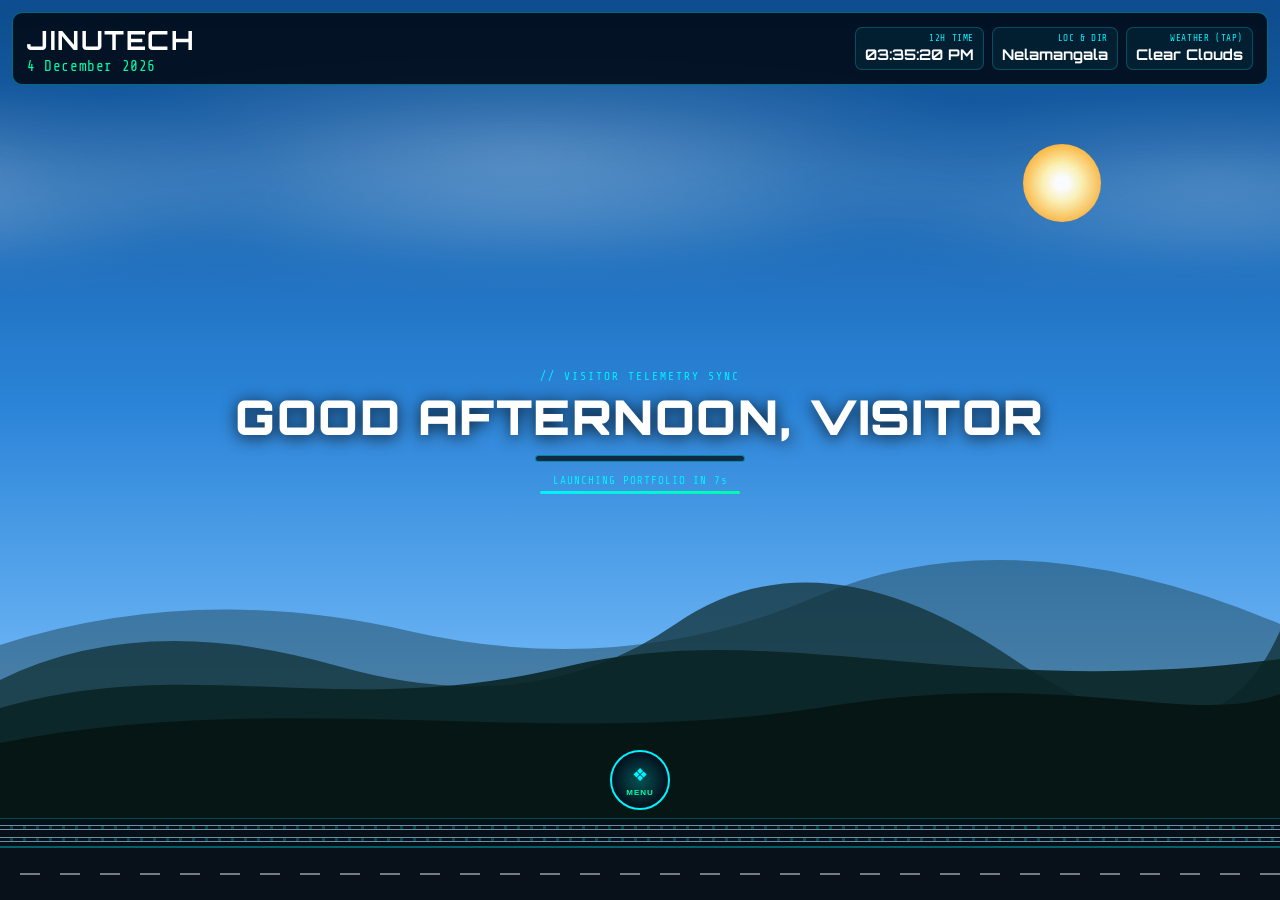
<file: index.html>
<!DOCTYPE html>
<html lang="en">
<head>
    <meta charset="UTF-8">
    <meta name="viewport" content="width=device-width, initial-scale=1.0">
    <title>JINUTECH | Cyber-Physical Environment Engine</title>
    <link rel="preconnect" href="https://fonts.googleapis.com">
    <link rel="preconnect" href="https://fonts.gstatic.com" crossorigin>
    <link href="https://fonts.googleapis.com/css2?family=Orbitron:wght@600;800;900&family=Share+Tech+Mono&display=swap" rel="stylesheet">
    <style>
        :root {
            --neon-cyan: #00f3ff;
            --neon-green: #00ffaa;
            --neon-amber: #ffaa00;
            --neon-red: #ff0044;
            --panel-bg: rgba(4, 11, 24, 0.96);
            --border-glow: rgba(0, 243, 255, 0.4);
            --font-hud: 'Share Tech Mono', monospace;
            --font-title: 'Orbitron', sans-serif;
        }

        * {
            margin: 0;
            padding: 0;
            box-sizing: border-box;
            user-select: none;
            -webkit-tap-highlight-color: transparent;
        }

        body, html {
            width: 100%;
            height: 100vh;
            height: 100dvh;
            overflow: hidden;
            background-color: #02050b;
            font-family: var(--font-hud);
            color: #d8ecff;
        }

        /* --- PROCEDURAL SKY --- */
        .sky-viewport {
            position: fixed;
            inset: 0;
            z-index: 1;
            background: linear-gradient(180deg, #104882 0%, #2f7ec9 45%, #76b5eb 80%, #b8dbf9 100%);
            transition: background 0.8s ease, filter 0.6s ease;
        }

        body.sky-evening .sky-viewport {
            background: linear-gradient(180deg, #161033 0%, #4a214d 38%, #a04351 70%, #f08953 100%);
        }

        body.sky-night .sky-viewport {
            background: linear-gradient(180deg, #020611 0%, #061426 50%, #0d2745 100%);
        }

        body.weather-clear .sky-viewport { filter: brightness(1.04) saturate(1.08); }
        body.weather-cloudy .sky-viewport { filter: saturate(0.85) brightness(0.86); }
        body.weather-rain .sky-viewport { filter: brightness(0.58) saturate(0.55); }

        /* Celestial Bodies */
        .celestial-sun, .celestial-moon {
            position: fixed;
            border-radius: 50%;
            z-index: 2;
            pointer-events: none;
            will-change: transform, opacity;
            transition: opacity 0.8s ease;
        }

        .celestial-sun {
            width: 78px;
            height: 78px;
            top: 16%;
            right: 14%;
            background: radial-gradient(circle, #ffffff 12%, #fff1a8 35%, #ffaa22 75%, rgba(255,160,0,0) 100%);
            opacity: 1;
        }

        .celestial-moon {
            width: 66px;
            height: 66px;
            top: 16%;
            left: 14%;
            background: radial-gradient(circle at 35% 35%, #ffffff 0%, #d8e5f2 55%, #90a8c0 100%);
            opacity: 0;
        }

        body.sky-night .celestial-sun, body.sky-evening .celestial-sun { opacity: 0; }
        body.sky-night .celestial-moon, body.sky-evening .celestial-moon { opacity: 0.95; }
        body.weather-rain .celestial-sun, body.weather-rain .celestial-moon { opacity: 0.08; }

        /* --- SMOOTH GPU CLOUD LAYERS (NO HEAVY SVG TURBULENCE) --- */
        .cloud-stage {
            position: fixed;
            inset: 0;
            z-index: 3;
            pointer-events: none;
            overflow: hidden;
        }

        .cloud-band {
            position: absolute;
            left: -40vw;
            width: 180vw;
            height: 22vh;
            top: 7%;
            border-radius: 999px;
            background:
                radial-gradient(ellipse 22% 65% at 18% 55%, rgba(255,255,255,0.48), transparent 72%),
                radial-gradient(ellipse 28% 75% at 45% 45%, rgba(235,246,255,0.52), transparent 75%),
                radial-gradient(ellipse 24% 60% at 75% 58%, rgba(220,236,250,0.45), transparent 72%);
            filter: blur(14px);
            will-change: transform, opacity;
            animation: driftLeft 70s linear infinite;
            transition: opacity 0.8s ease, filter 0.8s ease;
        }

        .cloud-band.fg {
            top: 14%;
            height: 18vh;
            opacity: 0.35;
            filter: blur(18px);
            animation: driftRight 48s linear infinite;
        }

        body.weather-clear .cloud-band { opacity: 0.45; }
        body.weather-clear .cloud-band.fg { opacity: 0.3; }

        body.weather-cloudy .cloud-band {
            opacity: 0.88;
            filter: blur(14px) brightness(0.78);
        }
        body.weather-cloudy .cloud-band.fg {
            opacity: 0.75;
            filter: blur(18px) brightness(0.74);
        }

        body.weather-rain .cloud-band {
            opacity: 0.96;
            filter: blur(14px) brightness(0.38);
        }
        body.weather-rain .cloud-band.fg {
            opacity: 0.88;
            filter: blur(18px) brightness(0.34);
        }

        body.sky-night .cloud-band { filter: blur(14px) brightness(0.28); }
        body.sky-night .cloud-band.fg { filter: blur(18px) brightness(0.24); }

        @keyframes driftLeft {
            0% { transform: translate3d(0, 0, 0); }
            100% { transform: translate3d(-22vw, 0, 0); }
        }

        @keyframes driftRight {
            0% { transform: translate3d(-18vw, 0, 0); }
            100% { transform: translate3d(12vw, 0, 0); }
        }

        /* --- CLOUD-UNDERBELLY RAIN CANVAS --- */
        .rain-canvas-stage {
            position: fixed;
            top: 19vh;
            left: 0;
            width: 100vw;
            height: 81vh;
            z-index: 4;
            pointer-events: none;
            opacity: 0;
            transition: opacity 0.5s ease;
        }

        body.weather-rain .rain-canvas-stage { opacity: 1; }

        /* --- MOUNTAIN RIDGES --- */
        .mountain-container {
            position: fixed;
            left: 0;
            right: 0;
            bottom: 66px;
            width: 100%;
            height: 35vh;
            z-index: 5;
            pointer-events: none;
        }

        .mountain-svg {
            width: 100%;
            height: 100%;
            display: block;
        }

        /* --- TWO-WAY TRACKS & HIGHWAY --- */
        .transit-infrastructure {
            position: fixed;
            left: 0;
            right: 0;
            bottom: 0;
            height: 82px;
            z-index: 6;
            pointer-events: none;
        }

        .rail-corridor {
            position: absolute;
            top: 0;
            left: 0;
            width: 100%;
            height: 28px;
            background: #061018;
            border-top: 1px solid rgba(0, 243, 255, 0.25);
        }

        .rail-track {
            position: absolute;
            left: 0;
            width: 100%;
            height: 5px;
            border-top: 1px solid #6b91a6;
            border-bottom: 1px solid #6b91a6;
            background: repeating-linear-gradient(90deg, transparent, transparent 10px, rgba(0, 243, 255, 0.22) 10px, rgba(0, 243, 255, 0.22) 13px);
        }

        .rail-upper { top: 6px; }
        .rail-lower { top: 18px; }

        .train-ltr {
            position: absolute;
            top: -4px;
            left: -240px;
            width: 210px;
            height: 10px;
            display: flex;
            gap: 2px;
            will-change: transform;
            animation: trainLTR 16s linear infinite;
        }

        .train-rtl {
            position: absolute;
            top: 8px;
            left: 100vw;
            width: 210px;
            height: 10px;
            display: flex;
            gap: 2px;
            will-change: transform;
            animation: trainRTL 19s linear infinite 2s;
        }

        .train-car {
            flex: 1;
            height: 100%;
            background: linear-gradient(180deg, #00f3ff, #005588);
            border-radius: 2px;
            font-size: 6px;
            display: flex;
            align-items: center;
            justify-content: center;
            color: #000;
            font-weight: 800;
        }

        .train-engine-right {
            width: 28px;
            background: #ffaa00;
            border-radius: 2px 5px 2px 2px;
        }

        .train-engine-left {
            width: 28px;
            background: #00ffaa;
            border-radius: 5px 2px 2px 2px;
        }

        @keyframes trainLTR {
            0% { transform: translate3d(0, 0, 0); }
            100% { transform: translate3d(135vw, 0, 0); }
        }

        @keyframes trainRTL {
            0% { transform: translate3d(0, 0, 0); }
            100% { transform: translate3d(-135vw, 0, 0); }
        }

        .highway-road {
            position: absolute;
            bottom: 0;
            left: 0;
            width: 100%;
            height: 54px;
            background: #081119;
            border-top: 2px solid rgba(0, 243, 255, 0.35);
        }

        .highway-divider {
            position: absolute;
            top: 50%;
            width: 100%;
            height: 2px;
            background: repeating-linear-gradient(90deg, transparent, transparent 20px, rgba(255, 255, 255, 0.45) 20px, rgba(255, 255, 255, 0.45) 40px);
            transform: translateY(-50%);
        }

        .lane-upper {
            position: absolute;
            top: 4px;
            left: 0;
            width: 100%;
            height: 20px;
            overflow: hidden;
        }

        .lane-lower {
            position: absolute;
            bottom: 4px;
            left: 0;
            width: 100%;
            height: 20px;
            overflow: hidden;
        }

        .vehicle-car {
            position: absolute;
            top: 5px;
            width: 34px;
            height: 9px;
            border-radius: 3px;
            will-change: transform;
        }

        .v-upper-rtl {
            left: 100vw;
            background: #00ffaa;
            animation: laneRTL 12s linear infinite;
        }

        .v-lower-ltr {
            left: -50px;
            background: #ff0044;
            animation: laneLTR 14s linear infinite 2s;
        }

        @keyframes laneRTL {
            0% { transform: translate3d(0, 0, 0); }
            100% { transform: translate3d(-130vw, 0, 0); }
        }

        @keyframes laneLTR {
            0% { transform: translate3d(0, 0, 0); }
            100% { transform: translate3d(130vw, 0, 0); }
        }

        /* --- TELEMETRY HEADER --- */
        .hud-header {
            position: fixed;
            top: 12px;
            left: 12px;
            right: 12px;
            display: flex;
            flex-wrap: wrap;
            justify-content: space-between;
            align-items: center;
            gap: 10px;
            padding: 10px 14px;
            background: rgba(3, 10, 22, 0.88);
            border: 1px solid var(--border-glow);
            border-radius: 10px;
            z-index: 20;
        }

        .brand-node h1 {
            font-family: var(--font-title);
            font-size: clamp(1.05rem, 3.4vw, 1.65rem);
            letter-spacing: 1.5px;
            color: #ffffff;
        }

        .brand-node span {
            display: block;
            color: var(--neon-green);
            font-size: clamp(0.7rem, 1.9vw, 0.9rem);
            letter-spacing: 0.6px;
            margin-top: 2px;
        }

        .telemetry-cluster {
            display: flex;
            gap: 8px;
        }

        .telemetry-item {
            background: rgba(0, 243, 255, 0.06);
            border: 1px solid rgba(0, 243, 255, 0.24);
            padding: 5px 9px;
            border-radius: 7px;
            min-width: 0;
            text-align: right;
            cursor: pointer;
            overflow: hidden;
        }

        .telemetry-item:hover {
            background: rgba(0, 243, 255, 0.14);
            border-color: var(--neon-cyan);
        }

        .telemetry-item span {
            display: block;
            font-size: 0.58rem;
            color: var(--neon-cyan);
            letter-spacing: 0.6px;
            white-space: nowrap;
        }

        .telemetry-item b {
            display: block;
            color: #ffffff;
            font-size: clamp(0.68rem, 1.85vw, 0.92rem);
            font-family: var(--font-title);
            margin-top: 2px;
            white-space: nowrap;
            overflow: hidden;
            text-overflow: ellipsis;
        }

        @media (max-width: 640px) {
            .hud-header {
                flex-direction: column;
                align-items: stretch;
                gap: 8px;
                padding: 9px 10px;
            }

            .brand-node {
                display: flex;
                justify-content: space-between;
                align-items: baseline;
                gap: 8px;
            }

            .telemetry-cluster {
                display: grid;
                grid-template-columns: 0.95fr 1.15fr 0.95fr;
                gap: 6px;
            }

            .telemetry-item {
                padding: 5px 6px;
                text-align: center;
            }
        }

        /* Center Greeting & Progress */
        .center-announcer {
            position: fixed;
            top: 48%;
            left: 50%;
            transform: translate(-50%, -50%);
            text-align: center;
            z-index: 20;
            pointer-events: none;
            width: 100%;
            padding: 0 14px;
        }

        .greeting-sub {
            font-size: 0.7rem;
            letter-spacing: 2px;
            color: var(--neon-cyan);
            margin-bottom: 6px;
            text-transform: uppercase;
        }

        .greeting-main {
            font-family: var(--font-title);
            font-size: clamp(1.4rem, 5vw, 3rem);
            font-weight: 900;
            color: #ffffff;
            text-shadow: 0 2px 16px rgba(0, 0, 0, 0.85);
            letter-spacing: 1.5px;
            line-height: 1.15;
        }

        .vis-anim-wrap {
            width: min(210px, 56vw);
            height: 7px;
            margin: 11px auto 0;
            border-radius: 999px;
            background: rgba(2, 10, 20, 0.75);
            border: 1px solid rgba(0, 243, 255, 0.45);
            overflow: hidden;
            position: relative;
        }

        .vis-anim-sweep {
            position: absolute;
            top: 0;
            left: -35%;
            width: 35%;
            height: 100%;
            background: linear-gradient(90deg, transparent, var(--neon-cyan), var(--neon-green), transparent);
            will-change: transform;
            animation: sweepBar 2.2s ease-in-out infinite;
        }

        @keyframes sweepBar {
            0% { transform: translate3d(0, 0, 0); }
            100% { transform: translate3d(385%, 0, 0); }
        }

        .countdown-strip {
            margin: 12px auto 0;
            width: min(200px, 52vw);
            display: flex;
            flex-direction: column;
            align-items: center;
            gap: 4px;
        }

        .countdown-label {
            font-size: 0.68rem;
            color: var(--neon-cyan);
            letter-spacing: 1px;
        }

        .countdown-bar-bg {
            width: 100%;
            height: 3px;
            background: rgba(255, 255, 255, 0.15);
            border-radius: 3px;
            overflow: hidden;
        }

        .countdown-bar-fill {
            height: 100%;
            width: 0%;
            background: linear-gradient(90deg, var(--neon-cyan), var(--neon-green));
            animation: timerFill 8s linear forwards;
        }

        .countdown-bar-fill.paused {
            animation-play-state: paused;
        }

        @keyframes timerFill {
            0% { width: 0%; }
            100% { width: 100%; }
        }

        /* --- CIRCULAR LAUNCH BUTTON --- */
        .circular-launcher {
            position: fixed;
            bottom: 90px;
            left: 50%;
            transform: translateX(-50%);
            z-index: 30;
            display: flex;
            flex-direction: column;
            align-items: center;
        }

        .core-orb-btn {
            width: 60px;
            height: 60px;
            border-radius: 50%;
            background: radial-gradient(circle, rgba(0, 243, 255, 0.28) 0%, rgba(4, 11, 24, 0.96) 75%);
            border: 2px solid var(--neon-cyan);
            cursor: pointer;
            display: flex;
            flex-direction: column;
            align-items: center;
            justify-content: center;
            transition: transform 0.2s ease, border-color 0.2s ease;
        }

        .core-orb-btn:active {
            transform: scale(0.96);
            border-color: var(--neon-green);
        }

        .orb-icon {
            font-size: 18px;
            color: var(--neon-cyan);
            transition: transform 0.25s ease;
        }

        .orb-tag {
            font-size: 8px;
            letter-spacing: 1px;
            color: var(--neon-green);
            margin-top: 2px;
            font-weight: bold;
        }

        .launcher-menu {
            position: absolute;
            bottom: 74px;
            width: min(92vw, 360px);
            background: var(--panel-bg);
            border: 1px solid var(--border-glow);
            border-radius: 14px;
            padding: 14px;
            display: none;
            flex-direction: column;
            gap: 8px;
        }

        .launcher-menu.open { display: flex; }

        .menu-title {
            font-size: 0.72rem;
            letter-spacing: 2px;
            color: var(--neon-cyan);
            text-align: center;
            border-bottom: 1px solid rgba(0, 243, 255, 0.2);
            padding-bottom: 6px;
        }

        .launch-btn {
            background: rgba(0, 243, 255, 0.08);
            border: 1px solid rgba(0, 243, 255, 0.3);
            color: #ffffff;
            padding: 10px 14px;
            border-radius: 8px;
            font-family: var(--font-hud);
            font-size: 0.8rem;
            letter-spacing: 1px;
            cursor: pointer;
            display: flex;
            align-items: center;
            justify-content: space-between;
        }

        .launch-btn:hover {
            background: var(--neon-cyan);
            color: #000;
        }

        .launch-btn.secure {
            border-color: rgba(255, 0, 68, 0.5);
            background: rgba(255, 0, 68, 0.08);
        }

        .launch-btn.secure:hover {
            background: var(--neon-red);
            color: #fff;
        }

        .store-subdrawer {
            display: none;
            flex-direction: column;
            gap: 6px;
            margin-top: 2px;
            padding: 8px;
            background: rgba(0, 5, 12, 0.8);
            border-radius: 6px;
            border: 1px dashed rgba(0, 243, 255, 0.3);
        }

        .store-subdrawer.active { display: flex; }

        .sub-site-btn {
            background: rgba(0, 243, 255, 0.1);
            border: 1px solid rgba(0, 243, 255, 0.22);
            color: #aae0fa;
            padding: 8px 10px;
            border-radius: 4px;
            font-size: 0.74rem;
            cursor: pointer;
            text-align: left;
        }

        .sub-site-btn:hover {
            background: rgba(0, 255, 170, 0.2);
            color: #fff;
        }

        #auth-modal {
            position: fixed;
            inset: 0;
            background: rgba(0, 5, 12, 0.92);
            display: none;
            justify-content: center;
            align-items: center;
            z-index: 100;
            padding: 16px;
        }

        .auth-card {
            width: min(92vw, 360px);
            margin: 0 auto;
            background: var(--panel-bg);
            border: 1px solid var(--neon-cyan);
            border-radius: 12px;
            padding: 20px;
            text-align: center;
        }

        .auth-card input {
            width: 100%;
            background: rgba(0, 0, 0, 0.75);
            border: 1px solid var(--border-glow);
            padding: 10px;
            text-align: center;
            font-family: var(--font-hud);
            font-size: 0.95rem;
            color: var(--neon-cyan);
            margin: 12px 0;
            letter-spacing: 3px;
            outline: none;
            border-radius: 6px;
        }

        .btn-unlock-contrast {
            background: #071926 !important;
            border: 1px solid var(--neon-green) !important;
            color: var(--neon-green) !important;
            font-weight: bold;
        }
    </style>
</head>
<body class="sky-day weather-clear">

    <div class="sky-viewport" id="sky-viewport"></div>
    <div class="celestial-sun"></div>
    <div class="celestial-moon"></div>

    <div class="cloud-stage">
        <div class="cloud-band"></div>
        <div class="cloud-band fg"></div>
    </div>

    <canvas id="rain-canvas" class="rain-canvas-stage"></canvas>

    <div class="mountain-container">
        <svg class="mountain-svg" viewBox="0 0 1440 450" preserveAspectRatio="none">
            <path d="M0,180 Q220,90 460,160 T920,110 T1440,150 L1440,450 L0,450 Z" fill="#183a48" opacity="0.45" />
            <path d="M0,230 Q160,130 380,210 T760,150 T1140,200 T1440,160 L1440,450 L0,450 Z" fill="#102f35" opacity="0.75" />
            <path d="M0,270 C220,190 380,290 640,210 C880,140 1080,260 1440,200 L1440,450 L0,450 Z" fill="#0b2424" opacity="0.9" />
            <path d="M0,320 C320,240 620,330 920,270 C1200,210 1340,300 1440,250 L1440,450 L0,450 Z" fill="#051614" />
        </svg>
    </div>

    <div class="transit-infrastructure">
        <div class="rail-corridor">
            <div class="rail-track rail-upper"></div>
            <div class="train-ltr">
                <div class="train-car">NET</div>
                <div class="train-car">HTML</div>
                <div class="train-car">CSS</div>
                <div class="train-car train-engine-right">SYS</div>
            </div>

            <div class="rail-track rail-lower"></div>
            <div class="train-rtl">
                <div class="train-car train-engine-left">AI</div>
                <div class="train-car">JS</div>
                <div class="train-car">PY</div>
                <div class="train-car">SEC</div>
            </div>
        </div>

        <div class="highway-road">
            <div class="lane-upper">
                <div class="vehicle-car v-upper-rtl"></div>
            </div>
            <div class="highway-divider"></div>
            <div class="lane-lower">
                <div class="vehicle-car v-lower-ltr"></div>
            </div>
        </div>
    </div>

    <header class="hud-header">
        <div class="brand-node">
            <h1>JINUTECH</h1>
            <span id="date-full-display">-- ---------- ----</span>
        </div>

        <div class="telemetry-cluster">
            <div class="telemetry-item">
                <span>12H TIME</span>
                <b id="time-12h-display">--:--:-- --</b>
            </div>
            <div class="telemetry-item">
                <span>LOC &amp; DIR</span>
                <b id="loc-dir-display">Nelamangala</b>
            </div>
            <div class="telemetry-item" onclick="cycleWeather()" title="Tap to toggle weather">
                <span>WEATHER (TAP)</span>
                <b id="weather-display">Clear Clouds</b>
            </div>
        </div>
    </header>

    <div class="center-announcer">
        <div class="greeting-sub">// VISITOR TELEMETRY SYNC</div>
        <h2 class="greeting-main" id="greeting-main">GOOD DAY, VISITOR</h2>
        <div class="vis-anim-wrap">
            <div class="vis-anim-sweep"></div>
        </div>
        <div class="countdown-strip">
            <span class="countdown-label" id="timer-text">LAUNCHING PORTFOLIO IN 8s</span>
            <div class="countdown-bar-bg">
                <div class="countdown-bar-fill" id="timer-fill"></div>
            </div>
        </div>
    </div>

    <div class="circular-launcher">
        <div class="launcher-menu" id="launcher-menu">
            <div class="menu-title">// COMMAND &amp; LAUNCH MATRIX</div>

            <button class="launch-btn" onclick="openPortfolio()">
                <span>PUBLIC PORTFOLIO</span>
                <span>➔</span>
            </button>

            <button class="launch-btn secure" onclick="openAuth()">
                <span>MASTER CONTROL [LOCK]</span>
                <span>⚿</span>
            </button>

            <button class="launch-btn" onclick="toggleStoreSubdrawer()">
                <span>SITES STORE (3)</span>
                <span id="store-arrow">▼</span>
            </button>

            <div class="store-subdrawer" id="store-subdrawer">
                <button class="sub-site-btn" onclick="launchSite('portfolio.html')">
                    01 · PORTFOLIO SITE (Interactive Builds)
                </button>
                <button class="sub-site-btn" onclick="launchSite('master.html')">
                    02 · MASTER CONTROL CONSOLE (master.html)
                </button>
                <button class="sub-site-btn" onclick="launchSite('https://jayakumar-2004.github.io/Sentinel-Web-Command/')">
                    03 · RAKSHA-SURAKSHA WEB (Live Terminal)
                </button>
            </div>
        </div>

        <button class="core-orb-btn" id="core-orb-btn" onclick="toggleLauncherMenu()" aria-label="Toggle Navigation Hub">
            <div class="orb-icon" id="orb-icon">❖</div>
            <span class="orb-tag">MENU</span>
        </button>
    </div>

    <div id="auth-modal">
        <div class="auth-card">
            <h3>MASTER CONTROL GATE</h3>
            <p id="auth-sub" style="font-size: 0.74rem; color: #9ec5e8; margin-top: 4px;">ENTER MASTER PASSPHRASE</p>
            <input type="password" id="gate-pass" placeholder="••••••••" maxlength="64" autocomplete="off">
            <div id="gate-confirm-wrap" style="display:none;">
                <input type="password" id="gate-pass-confirm" placeholder="CONFIRM PASSPHRASE" maxlength="64" autocomplete="off">
            </div>
            <div style="display: flex; gap: 10px;">
                <button class="launch-btn" style="flex: 1; justify-content: center;" onclick="closeAuth()">CANCEL</button>
                <button id="btn-auth-submit" class="launch-btn btn-unlock-contrast" style="flex: 1; justify-content: center;" onclick="validatePass()">UNLOCK</button>
            </div>
            <div id="auth-error" style="color: var(--neon-red); font-size: 0.75rem; margin-top: 10px; display: none;"></div>
        </div>
    </div>

    <script>
        const MASTER_HASH_STORAGE_KEY = "jinutech_master_sha256";
        const MASTER_SESSION_KEY = "jinutech_master_session";

        let weatherState = 0;
        const weatherLabels = ["Clear Clouds", "Heavy Cloudy", "Live Rain"];
        let currentHeading = null;
        let currentLocLabel = "Nelamangala";
        let lastSkyBucket = "";
        let isRedirecting = false;
        let isSettingInitialPass = false;

        function getSkyBucket(hour) {
            if (hour >= 5 && hour < 17) return "sky-day";
            if (hour >= 17 && hour < 20) return "sky-evening";
            return "sky-night";
        }

        function applySkyAndWeatherClasses(hour) {
            const nextSky = getSkyBucket(hour);
            if (nextSky !== lastSkyBucket) {
                document.body.classList.remove("sky-day", "sky-evening", "sky-night");
                document.body.classList.add(nextSky);
                lastSkyBucket = nextSky;
            }

            document.body.classList.remove("weather-clear", "weather-cloudy", "weather-rain");
            if (weatherState === 0) document.body.classList.add("weather-clear");
            else if (weatherState === 1) document.body.classList.add("weather-cloudy");
            else document.body.classList.add("weather-rain");

            document.getElementById("weather-display").textContent = weatherLabels[weatherState];
        }

        function cycleWeather() {
            pauseRedirect();
            weatherState = (weatherState + 1) % 3;
            applySkyAndWeatherClasses(new Date().getHours());
        }

        document.getElementById("sky-viewport").addEventListener("click", cycleWeather);

        function headingToCardinal(deg) {
            if (typeof deg !== "number" || Number.isNaN(deg)) return "";
            const dirs = ["N", "NE", "E", "SE", "S", "SW", "W", "NW"];
            const idx = Math.round(((deg % 360) + 360) % 360 / 45) % 8;
            return ` · ${Math.round(deg)}° ${dirs[idx]}`;
        }

        function updateLocDirText() {
            const label = `${currentLocLabel}${headingToCardinal(currentHeading)}`;
            document.getElementById("loc-dir-display").textContent = label;
        }

        function updateClockAndGreeting() {
            const now = new Date();
            const h = now.getHours();

            document.getElementById("date-full-display").textContent = now.toLocaleDateString("en-GB", {
                day: "numeric",
                month: "long",
                year: "numeric"
            });

            document.getElementById("time-12h-display").textContent = now.toLocaleTimeString("en-US", {
                hour: "2-digit",
                minute: "2-digit",
                second: "2-digit",
                hour12: true
            });

            let greet = "GOOD MORNING, VISITOR";
            if (h >= 12 && h < 17) greet = "GOOD AFTERNOON, VISITOR";
            else if (h >= 17 && h < 21) greet = "GOOD EVENING, VISITOR";
            else if (h >= 21 || h < 5) greet = "GOOD NIGHT, VISITOR";

            document.getElementById("greeting-main").textContent = greet;
            applySkyAndWeatherClasses(h);
        }

        updateClockAndGreeting();
        updateLocDirText();
        setInterval(updateClockAndGreeting, 1000);

        window.addEventListener("deviceorientationabsolute", (e) => {
            if (typeof e.alpha === "number") {
                currentHeading = (360 - e.alpha) % 360;
                updateLocDirText();
            }
        }, true);

        window.addEventListener("deviceorientation", (e) => {
            if (currentHeading === null && typeof e.webkitCompassHeading === "number") {
                currentHeading = e.webkitCompassHeading;
                updateLocDirText();
            }
        }, true);

        if (navigator.geolocation) {
            navigator.geolocation.getCurrentPosition(
                (pos) => {
                    const lat = pos.coords.latitude.toFixed(1);
                    const lon = pos.coords.longitude.toFixed(1);
                    currentLocLabel = `${lat}°N,${lon}°E`;
                    if (typeof pos.coords.heading === "number" && !Number.isNaN(pos.coords.heading)) {
                        currentHeading = pos.coords.heading;
                    }
                    updateLocDirText();
                },
                () => {
                    currentLocLabel = "Nelamangala";
                    updateLocDirText();
                },
                { timeout: 5000 }
            );
        }

        /* --- LIGHTWEIGHT RAIN & SPLASH ENGINE --- */
        const canvas = document.getElementById("rain-canvas");
        const ctx = canvas.getContext("2d");
        let cw = 0;
        let ch = 0;

        function resizeCanvas() {
            cw = canvas.width = window.innerWidth;
            ch = canvas.height = Math.floor(window.innerHeight * 0.81);
        }
        window.addEventListener("resize", resizeCanvas);
        resizeCanvas();

        const dropCount = 85;
        const drops = [];
        const splashes = [];

        class Drop {
            constructor() {
                this.reset(true);
            }

            reset(initial) {
                this.x = Math.random() * (cw + 80) - 40;
                this.y = initial ? Math.random() * ch : -16;
                this.z = Math.random() * 0.75 + 0.25;
                this.length = (14 + Math.random() * 12) * this.z;
                this.speed = (16 + Math.random() * 9) * this.z;
                this.angle = 0.12;
                this.alpha = (0.4 + Math.random() * 0.4) * this.z;
                this.hitY = ch - 46 + (Math.random() * 22);
            }

            update() {
                this.x += this.speed * this.angle;
                this.y += this.speed;
                if (this.y >= this.hitY) {
                    if (splashes.length < 30 && Math.random() < 0.35) {
                        splashes.push({ x: this.x, y: this.hitY, r: 1, alpha: Math.min(0.9, this.alpha + 0.15) });
                    }
                    this.reset(false);
                }
            }

            draw() {
                ctx.beginPath();
                ctx.strokeStyle = `rgba(195, 235, 255, ${this.alpha})`;
                ctx.lineWidth = 1.4 * this.z;
                ctx.moveTo(this.x, this.y);
                ctx.lineTo(this.x - (this.length * this.angle), this.y - this.length);
                ctx.stroke();
            }
        }

        for (let i = 0; i < dropCount; i++) {
            drops.push(new Drop());
        }

        function renderRain() {
            if (weatherState === 2) {
                ctx.clearRect(0, 0, cw, ch);
                for (let i = 0; i < drops.length; i++) {
                    drops[i].update();
                    drops[i].draw();
                }
                for (let i = splashes.length - 1; i >= 0; i--) {
                    const s = splashes[i];
                    ctx.beginPath();
                    ctx.strokeStyle = `rgba(195, 238, 255, ${s.alpha})`;
                    ctx.lineWidth = 0.9;
                    ctx.ellipse(s.x, s.y, s.r * 1.6, s.r * 0.6, 0, 0, Math.PI * 2);
                    ctx.stroke();
                    s.r += 0.9;
                    s.alpha -= 0.06;
                    if (s.alpha <= 0) splashes.splice(i, 1);
                }
            } else {
                ctx.clearRect(0, 0, cw, ch);
            }
            requestAnimationFrame(renderRain);
        }
        requestAnimationFrame(renderRain);

        /* --- REDIRECT CONTROL --- */
        let remainingSeconds = 8;
        let redirectPaused = false;
        const timerTextEl = document.getElementById("timer-text");
        const timerFillEl = document.getElementById("timer-fill");

        function pauseRedirect() {
            if (!redirectPaused) {
                redirectPaused = true;
                if (timerFillEl) timerFillEl.classList.add("paused");
                if (timerTextEl && !isRedirecting) timerTextEl.textContent = "AUTO-REDIRECT PAUSED";
            }
        }

        const countdownInterval = setInterval(() => {
            if (redirectPaused || isRedirecting) return;
            remainingSeconds--;
            if (remainingSeconds > 0) {
                if (timerTextEl) timerTextEl.textContent = `LAUNCHING PORTFOLIO IN ${remainingSeconds}s`;
            } else {
                clearInterval(countdownInterval);
                openPortfolio();
            }
        }, 1000);

        function openPortfolio() {
            if (isRedirecting) return;
            isRedirecting = true;
            clearInterval(countdownInterval);
            window.location.href = "portfolio.html";
        }

        function toggleLauncherMenu() {
            pauseRedirect();
            const menu = document.getElementById("launcher-menu");
            const icon = document.getElementById("orb-icon");
            menu.classList.toggle("open");
            icon.style.transform = menu.classList.contains("open") ? "rotate(90deg)" : "rotate(0deg)";
        }

        function toggleStoreSubdrawer() {
            const sub = document.getElementById("store-subdrawer");
            const arr = document.getElementById("store-arrow");
            sub.classList.toggle("active");
            arr.textContent = sub.classList.contains("active") ? "▲" : "▼";
        }

        function launchSite(url) {
            if (url.startsWith("http")) window.open(url, "_blank", "noopener,noreferrer");
            else window.location.href = url;
        }

        async function sha256Hex(text) {
            const buf = await crypto.subtle.digest("SHA-256", new TextEncoder().encode(text));
            return Array.from(new Uint8Array(buf)).map(b => b.toString(16).padStart(2, "0")).join("");
        }

        function openAuth() {
            pauseRedirect();
            const hasDigest = Boolean(localStorage.getItem(MASTER_HASH_STORAGE_KEY));
            isSettingInitialPass = !hasDigest;

            document.getElementById("auth-sub").textContent = isSettingInitialPass
                ? "SET LOCAL PASSPHRASE (SHA-256)"
                : "ENTER MASTER PASSPHRASE";
            document.getElementById("gate-confirm-wrap").style.display = isSettingInitialPass ? "block" : "none";
            document.getElementById("btn-auth-submit").textContent = isSettingInitialPass ? "SAVE & OPEN" : "UNLOCK";
            document.getElementById("auth-error").style.display = "none";
            document.getElementById("gate-pass").value = "";
            document.getElementById("gate-pass-confirm").value = "";
            document.getElementById("auth-modal").style.display = "flex";
            document.getElementById("launcher-menu").classList.remove("open");
            document.getElementById("gate-pass").focus();
        }

        function closeAuth() {
            document.getElementById("auth-modal").style.display = "none";
            document.getElementById("auth-error").style.display = "none";
        }

        function showAuthError(msg) {
            const errEl = document.getElementById("auth-error");
            errEl.textContent = msg;
            errEl.style.display = "block";
        }

        async function validatePass() {
            const pass = document.getElementById("gate-pass").value;
            if (!pass || pass.length < 6) {
                showAuthError("[ MIN 6 CHARS REQUIRED ]");
                return;
            }

            if (isSettingInitialPass) {
                const confirmPass = document.getElementById("gate-pass-confirm").value;
                if (pass !== confirmPass) {
                    showAuthError("[ PASSPHRASES DO NOT MATCH ]");
                    return;
                }
                const digest = await sha256Hex(pass);
                localStorage.setItem(MASTER_HASH_STORAGE_KEY, digest);
                sessionStorage.setItem(MASTER_SESSION_KEY, "1");
                window.location.href = "master.html";
                return;
            }

            const storedDigest = localStorage.getItem(MASTER_HASH_STORAGE_KEY);
            const candidateDigest = await sha256Hex(pass);
            if (candidateDigest === storedDigest) {
                sessionStorage.setItem(MASTER_SESSION_KEY, "1");
                window.location.href = "master.html";
            } else {
                showAuthError("[ ACCESS DENIED ]");
            }
        }
    </script>
</body>
</html>
</file>
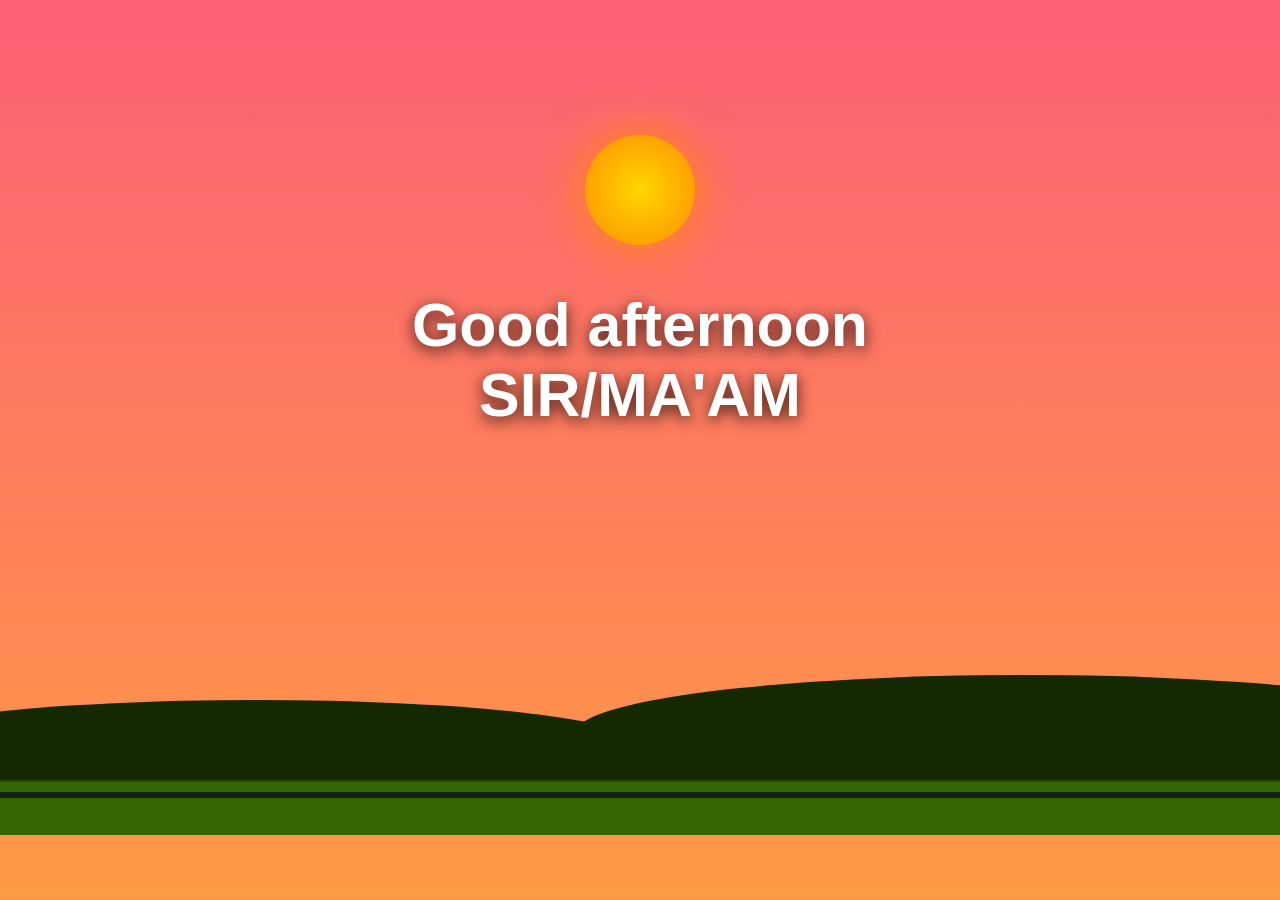
<file: public/index.html>
<!DOCTYPE html>
<html lang="en">
<head>
    <meta charset="UTF-8">
    <meta name="viewport" content="width=device-width, initial-scale=1.0">
    <title>Jack | System Initialization</title>
    <style>
        /* Base Reset */
        * { margin: 0; padding: 0; box-sizing: border-box; font-family: 'Segoe UI', Tahoma, Geneva, Verdana, sans-serif; }
        :root { --tree-color: #0d1a00; --ground-color: #1a3300; --hill-color: #142900; --road-color: #2a2a2a; --animal-color: #050a00; }
        body, html { width: 100%; height: 100vh; overflow: hidden; background-color: #000; }

        /* Environment Container */
        #environment {
            position: relative; width: 100vw; height: 100vh; display: flex; flex-direction: column;
            justify-content: center; align-items: center; z-index: 1; overflow: hidden;
            background-size: cover; background-repeat: no-repeat; animation: envFadeIn 1.5s ease-in-out forwards;
        }
        @keyframes envFadeIn { from { opacity: 0; } to { opacity: 1; } }

        #greeting-text {
            font-size: clamp(1.8rem, 5vw, 3.8rem); color: #ffffff; text-align: center; 
            text-shadow: 0 4px 15px rgba(0, 0, 0, 0.8); z-index: 30; opacity: 0; 
            animation: fadeInText 3s ease-in-out forwards; animation-delay: 0.8s; margin-bottom: 20vh;
        }
        @keyframes fadeInText { 0% { opacity: 0; transform: translateY(20px); } 100% { opacity: 1; transform: translateY(0); } }

        /* Celestial Bodies & Stars */
        .celestial-body { position: absolute; border-radius: 50%; z-index: 2; left: 50%; transform: translateX(-50%); }
        .sun { width: 110px; height: 110px; background: radial-gradient(circle, #ffd700, #ff8c00); box-shadow: 0 0 50px #ff8c00; }
        .moon { width: 90px; height: 90px; background: radial-gradient(circle, #f4f6f0, #c8c8c8); box-shadow: 0 0 30px #ffffff, inset -12px -12px 0 rgba(0,0,0,0.2); }
        
        #stars-container { position: absolute; top: 0; left: 0; width: 100%; height: 65%; z-index: 1; opacity: 0; transition: opacity 2s ease-in-out; }
        .star { position: absolute; background: white; border-radius: 50%; box-shadow: 0 0 4px white; animation: twinkle 3s infinite alternate; }
        @keyframes twinkle { 0% { opacity: 0.3; transform: scale(0.8); } 100% { opacity: 1; transform: scale(1.2); } }

        /* Landscape & Assets (Condensed for structure) */
        .landscape { position: absolute; bottom: 0; left: 0; width: 100%; height: 260px; z-index: 10; }
        .hill { position: absolute; bottom: 110px; background: var(--hill-color); border-radius: 50% 50% 0 0; z-index: 9; }
        .hill-1 { width: 60vw; height: 90px; left: -10vw; } .hill-2 { width: 70vw; height: 115px; right: -15vw; }
        .ground { position: absolute; bottom: 65px; left: 0; width: 100%; height: 55px; background: var(--ground-color); border-top: 2px solid #264d00; z-index: 11; }
        
        /* Trains */
        .track { position: absolute; left: 0; width: 100%; height: 6px; background: rgba(17,17,17,0.8); }
        .track-1 { bottom: 102px; z-index: 13; } .track-2 { bottom: 74px; z-index: 15; }
        .train { position: absolute; width: 480px; height: 32px; display: flex; gap: 4px; }
        .train-carriage { width: 75px; height: 100%; background: #1e3a8a; display: flex; justify-content: center; align-items: center; color: #fff; font-size: 10px; }
        .train-ltr { bottom: 105px; left: -100vw; z-index: 14; animation: driveLTR 18s linear infinite; }
        @keyframes driveLTR { 0% { transform: translateX(0); } 100% { transform: translateX(200vw); } }

        /* Theme States */
        .theme-morning { --ground-color: #336600; background: linear-gradient(to top, #ff9a44, #fc6076); }
        .theme-morning .sun { animation: rise 4s ease-out forwards; }
        .theme-night { --ground-color: #0a1400; background: linear-gradient(to top, #0f2027, #203a43, #2c5364); }
        .theme-night .moon { top: 15vh; }
        .theme-night #stars-container { opacity: 1; }
        @keyframes rise { 0% { top: 100vh; opacity: 0; } 100% { top: 15vh; opacity: 1; } }
    </style>
</head>
<body>
    <div id="environment">
        <div id="stars-container"></div>
        <div id="celestial" class="celestial-body"></div>
        <h1 id="greeting-text"></h1>
        
        <div class="landscape">
            <div class="hill hill-1"></div><div class="hill hill-2"></div>
            <div class="ground"></div>
            <div class="track track-1"></div>
            <div class="train train-ltr">
                <div class="train-carriage">HTML</div>
                <div class="train-carriage">CSS</div>
                <div class="train-carriage">JS</div>
                <div class="train-carriage">REACT</div>
                <div class="train-carriage">PYTHON</div>
            </div>
        </div>
    </div>

    <script>
        document.addEventListener("DOMContentLoaded", () => {
            const environment = document.getElementById("environment");
            const greetingText = document.getElementById("greeting-text");
            const celestial = document.getElementById("celestial");
            const starsContainer = document.getElementById("stars-container");

            for (let i = 0; i < 30; i++) {
                let star = document.createElement("div");
                star.classList.add("star");
                star.style.width = Math.random() * 2 + 1 + "px";
                star.style.height = star.style.width;
                star.style.top = Math.random() * 100 + "%";
                star.style.left = Math.random() * 100 + "%";
                star.style.animationDelay = Math.random() * 2 + "s";
                starsContainer.appendChild(star);
            }

            const hours = new Date().getHours();
            let greeting = ""; let themeClass = ""; let celestialType = "";

            if (hours >= 5 && hours < 12) {
                greeting = "Good morning"; themeClass = "theme-morning"; celestialType = "sun";
            } else if (hours >= 12 && hours < 18) {
                greeting = "Good afternoon"; themeClass = "theme-morning"; celestialType = "sun";
            } else {
                greeting = "Good evening"; themeClass = "theme-night"; celestialType = "moon";
            }

            environment.classList.add(themeClass);
            celestial.classList.add(celestialType);
            greetingText.innerHTML = `${greeting}<br>SIR/MA'AM`;
            
            // Redirect to the main public portfolio after 10 seconds
            setTimeout(() => {
                window.location.href = "portfolio.html";
            }, 10000);
        });
    </script>
</body>
</html>
</file>
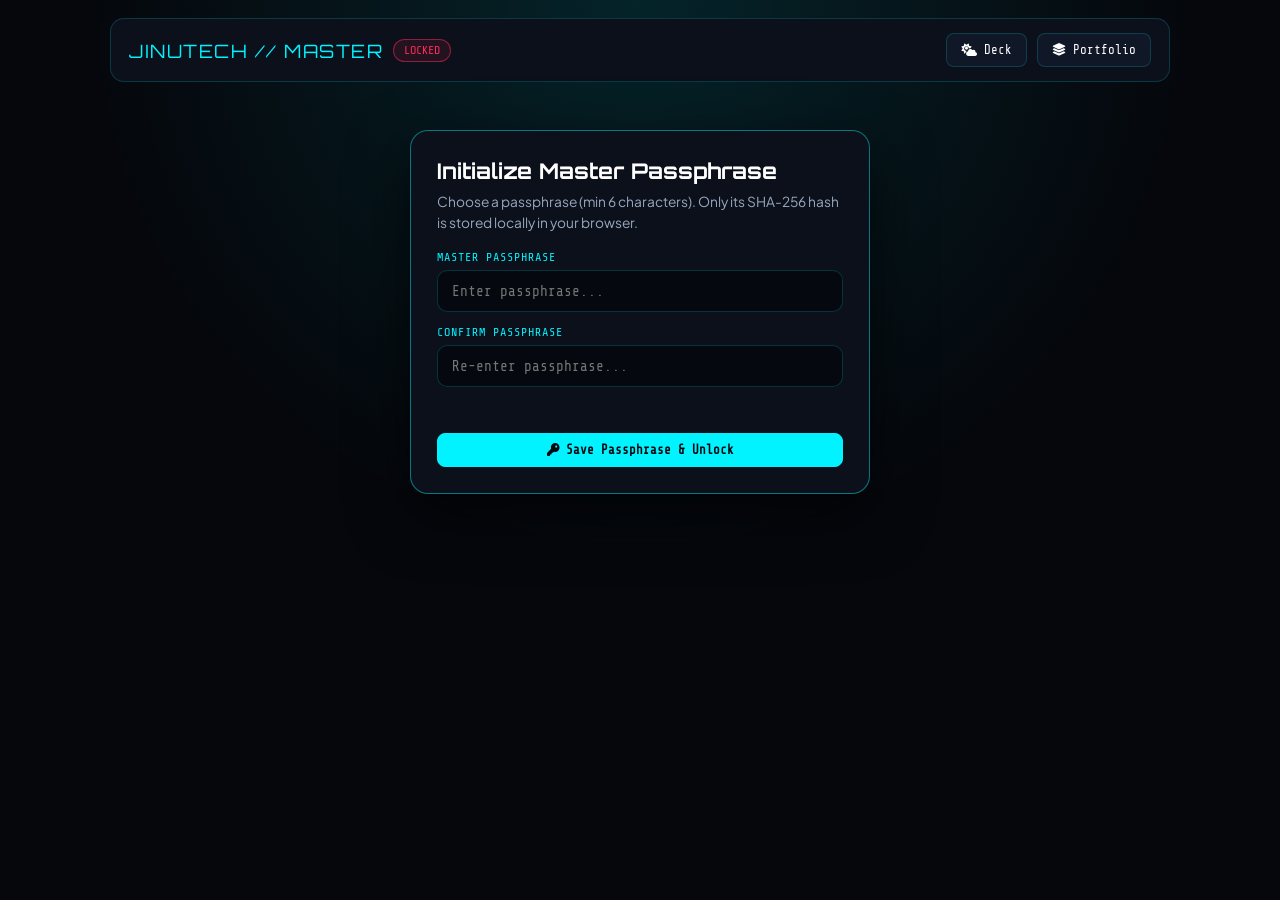
<file: master.html>
<!DOCTYPE html>
<html lang="en">
<head>
    <meta charset="UTF-8">
    <meta name="viewport" content="width=device-width, initial-scale=1.0">
    <title>JINUTECH | Master Control Console</title>
    <link rel="preconnect" href="https://fonts.googleapis.com">
    <link rel="preconnect" href="https://fonts.gstatic.com" crossorigin>
    <link href="https://fonts.googleapis.com/css2?family=Orbitron:wght@600;800;900&family=Share+Tech+Mono&family=Plus+Jakarta+Sans:wght@400;600;700;800&display=swap" rel="stylesheet">
    <link rel="stylesheet" href="https://cdnjs.cloudflare.com/ajax/libs/font-awesome/6.5.0/css/all.min.css">
    <style>
        :root {
            --bg-void: #05070c;
            --bg-panel: #0b101b;
            --bg-card: #101726;
            --neon-cyan: #00f3ff;
            --neon-green: #00ffaa;
            --neon-amber: #ffaa00;
            --neon-orange: #ff551f;
            --neon-red: #ff2a55;
            --text-pure: #ffffff;
            --text-secondary: #98a8be;
            --text-muted: #596980;
            --border: rgba(0, 243, 255, 0.18);
            --border-strong: rgba(0, 243, 255, 0.45);
            --font-title: 'Orbitron', sans-serif;
            --font-mono: 'Share Tech Mono', monospace;
            --font-body: 'Plus Jakarta Sans', sans-serif;
        }

        * {
            margin: 0;
            padding: 0;
            box-sizing: border-box;
            -webkit-tap-highlight-color: transparent;
        }

        body {
            min-height: 100vh;
            background: radial-gradient(circle at 50% 0%, rgba(0, 243, 255, 0.12), transparent 50%), var(--bg-void);
            color: var(--text-pure);
            font-family: var(--font-body);
            padding: 18px;
        }

        a {
            color: inherit;
            text-decoration: none;
        }

        .container {
            max-width: 1060px;
            margin: 0 auto;
        }

        /* Top Bar */
        .top-bar {
            display: flex;
            flex-wrap: wrap;
            justify-content: space-between;
            align-items: center;
            gap: 12px;
            background: var(--bg-panel);
            border: 1px solid var(--border);
            border-radius: 14px;
            padding: 14px 18px;
            margin-bottom: 20px;
        }

        .brand-wrap {
            display: flex;
            align-items: center;
            gap: 10px;
        }

        .brand-title {
            font-family: var(--font-title);
            font-size: 1.15rem;
            letter-spacing: 1.5px;
            color: var(--neon-cyan);
        }

        .gate-pill {
            font-family: var(--font-mono);
            font-size: 0.74rem;
            padding: 4px 10px;
            border-radius: 999px;
            border: 1px solid rgba(255, 42, 85, 0.5);
            color: var(--neon-red);
            background: rgba(255, 42, 85, 0.1);
        }

        .gate-pill.unlocked {
            border-color: rgba(0, 255, 170, 0.5);
            color: var(--neon-green);
            background: rgba(0, 255, 170, 0.1);
        }

        .nav-actions {
            display: flex;
            flex-wrap: wrap;
            gap: 10px;
        }

        .btn {
            font-family: var(--font-mono);
            font-size: 0.78rem;
            padding: 9px 14px;
            border-radius: 8px;
            border: 1px solid var(--border);
            background: var(--bg-card);
            color: var(--text-pure);
            cursor: pointer;
            display: inline-flex;
            align-items: center;
            gap: 7px;
            transition: all 0.2s ease;
        }

        .btn:hover {
            border-color: var(--neon-cyan);
            color: var(--neon-cyan);
        }

        .btn-primary {
            background: var(--neon-cyan);
            color: #03070d;
            border-color: var(--neon-cyan);
            font-weight: 700;
        }

        .btn-primary:hover {
            background: #6bf8ff;
            color: #03070d;
        }

        .btn-warn {
            border-color: rgba(255, 85, 31, 0.5);
            color: var(--neon-orange);
            background: rgba(255, 85, 31, 0.08);
        }

        /* Auth Gate Card */
        .gate-box {
            max-width: 460px;
            margin: 48px auto;
            background: var(--bg-panel);
            border: 1px solid var(--border-strong);
            border-radius: 18px;
            padding: 26px;
            box-shadow: 0 20px 60px rgba(0, 0, 0, 0.65);
        }

        .gate-box h2 {
            font-family: var(--font-title);
            font-size: 1.35rem;
            margin-bottom: 8px;
        }

        .gate-sub {
            font-size: 0.86rem;
            color: var(--text-secondary);
            line-height: 1.5;
            margin-bottom: 18px;
        }

        .field-label {
            display: block;
            font-family: var(--font-mono);
            font-size: 0.74rem;
            color: var(--neon-cyan);
            letter-spacing: 1px;
            margin-bottom: 6px;
            text-transform: uppercase;
        }

        .input-control {
            width: 100%;
            background: #05080f;
            border: 1px solid var(--border);
            border-radius: 10px;
            padding: 12px 14px;
            color: var(--text-pure);
            font-family: var(--font-mono);
            font-size: 0.9rem;
            outline: none;
            margin-bottom: 14px;
        }

        .input-control:focus {
            border-color: var(--neon-cyan);
        }

        .gate-msg {
            font-family: var(--font-mono);
            font-size: 0.78rem;
            min-height: 20px;
            margin-bottom: 12px;
            color: var(--neon-amber);
        }

        .gate-msg.err {
            color: var(--neon-red);
        }

        .gate-msg.ok {
            color: var(--neon-green);
        }

        /* Master Console (Hidden until unlocked) */
        #master-console {
            display: none;
        }

        .grid-2 {
            display: grid;
            grid-template-columns: repeat(auto-fit, minmax(300px, 1fr));
            gap: 18px;
            margin-bottom: 18px;
        }

        .panel {
            background: var(--bg-panel);
            border: 1px solid var(--border);
            border-radius: 16px;
            padding: 20px;
        }

        .panel-title {
            font-family: var(--font-title);
            font-size: 0.95rem;
            letter-spacing: 1px;
            color: var(--neon-cyan);
            margin-bottom: 14px;
            display: flex;
            justify-content: space-between;
            align-items: center;
        }

        .status-readout {
            font-family: var(--font-mono);
            font-size: 0.85rem;
            color: var(--neon-green);
            margin-bottom: 10px;
        }

        .btn-row {
            display: flex;
            flex-wrap: wrap;
            gap: 10px;
            margin-top: 8px;
        }

        .log-box {
            background: #04060b;
            border: 1px solid rgba(255, 255, 255, 0.08);
            border-radius: 12px;
            padding: 14px;
            font-family: var(--font-mono);
            font-size: 0.78rem;
            color: #b7c8de;
            height: 210px;
            overflow-y: auto;
            line-height: 1.55;
            white-space: pre-wrap;
        }
    </style>
</head>
<body>
    <div class="container">
        <header class="top-bar">
            <div class="brand-wrap">
                <span class="brand-title">JINUTECH // MASTER</span>
                <span id="gate-status-pill" class="gate-pill">LOCKED</span>
            </div>
            <div class="nav-actions">
                <a href="index.html" class="btn"><i class="fas fa-cloud-sun"></i> Deck</a>
                <a href="portfolio.html" class="btn"><i class="fas fa-layer-group"></i> Portfolio</a>
                <button id="btn-lock-session" class="btn btn-warn" style="display:none;" onclick="lockSession()">
                    <i class="fas fa-lock"></i> Lock
                </button>
            </div>
        </header>

        <!-- Passphrase Gate (No plaintext password stored in source) -->
        <section id="auth-gate" class="gate-box">
            <h2 id="gate-heading">Master Control Access</h2>
            <p id="gate-description" class="gate-sub">
                Passphrases are verified locally using a SHA-256 digest—no raw password is stored in code.
            </p>

            <label for="passphrase-input" class="field-label">Master Passphrase</label>
            <input id="passphrase-input" type="password" class="input-control" placeholder="Enter passphrase..." autocomplete="off">

            <div id="confirm-wrap" style="display:none;">
                <label for="passphrase-confirm" class="field-label">Confirm Passphrase</label>
                <input id="passphrase-confirm" type="password" class="input-control" placeholder="Re-enter passphrase..." autocomplete="off">
            </div>

            <div id="gate-message" class="gate-msg"></div>

            <div class="btn-row">
                <button id="btn-gate-submit" class="btn btn-primary" style="flex:1; justify-content:center;" onclick="handleGateSubmit()">
                    <i class="fas fa-key"></i> <span id="gate-submit-label">Unlock Console</span>
                </button>
            </div>

            <div id="reset-row" style="margin-top:14px; display:none;">
                <button class="btn" style="width:100%; justify-content:center; font-size:0.72rem;" onclick="enterSetupMode()">
                    <i class="fas fa-rotate"></i> Set / Replace Local Passphrase Digest
                </button>
            </div>
        </section>

        <!-- Master Control Console -->
        <main id="master-console">
            <div class="grid-2">
                <section class="panel">
                    <div class="panel-title">
                        <span>Master Endpoint Link</span>
                        <i class="fas fa-satellite-dish"></i>
                    </div>
                    <div id="link-state" class="status-readout">STATE: STANDBY</div>

                    <label for="master-url" class="field-label">Master Control Endpoint URL</label>
                    <input id="master-url" type="url" class="input-control" placeholder="https://your-endpoint.example/api/node">

                    <label for="node-label" class="field-label">Client Node ID</label>
                    <input id="node-label" type="text" class="input-control" placeholder="JINU-NODE-01">

                    <div class="btn-row">
                        <button class="btn btn-primary" onclick="saveAndStartLink()">
                            <i class="fas fa-play"></i> Save &amp; Start Link
                        </button>
                        <button class="btn" onclick="sendProbe('PING')">
                            <i class="fas fa-bolt"></i> Send Ping
                        </button>
                        <button class="btn btn-warn" onclick="stopLink()">
                            <i class="fas fa-stop"></i> Stop
                        </button>
                    </div>
                </section>

                <section class="panel">
                    <div class="panel-title">
                        <span>Node Telemetry &amp; Directives</span>
                        <i class="fas fa-terminal"></i>
                    </div>
                    <p style="font-size:0.84rem; color:var(--text-secondary); margin-bottom:12px;">
                        Dispatch structured status packets to your configured Master endpoint or log local diagnostics.
                    </p>
                    <div class="btn-row">
                        <button class="btn" onclick="sendProbe('HEARTBEAT')">
                            <i class="fas fa-heart-pulse"></i> Heartbeat
                        </button>
                        <button class="btn" onclick="sendProbe('SYNC_STATE')">
                            <i class="fas fa-arrows-rotate"></i> Sync State
                        </button>
                        <button class="btn" onclick="clearLog()">
                            <i class="fas fa-broom"></i> Clear Log
                        </button>
                    </div>
                </section>
            </div>

            <section class="panel">
                <div class="panel-title">
                    <span>Master Event Log</span>
                    <span id="clock-readout" style="font-family:var(--font-mono); font-size:0.76rem; color:var(--text-secondary);">--:--:--</span>
                </div>
                <div id="master-log" class="log-box">[INIT] Master console ready.</div>
            </section>
        </main>
    </div>

    <script>
        const STORAGE_HASH_KEY = "jinutech_master_sha256";
        const STORAGE_URL_KEY = "jinutech_master_url";
        const STORAGE_NODE_KEY = "jinutech_node_id";
        const SESSION_UNLOCK_KEY = "jinutech_master_session";

        let setupMode = false;
        let failedAttempts = 0;
        let lockUntil = 0;
        let heartbeatTimer = null;

        async function sha256Hex(text) {
            const encoder = new TextEncoder();
            const data = encoder.encode(text);
            const hashBuffer = await crypto.subtle.digest("SHA-256", data);
            const bytes = Array.from(new Uint8Array(hashBuffer));
            return bytes.map(b => b.toString(16).padStart(2, "0")).join("");
        }

        function setGateMessage(text, type = "") {
            const el = document.getElementById("gate-message");
            el.textContent = text;
            el.className = "gate-msg" + (type ? " " + type : "");
        }

        function enterSetupMode() {
            setupMode = true;
            document.getElementById("gate-heading").textContent = "Initialize Master Passphrase";
            document.getElementById("gate-description").textContent =
                "Choose a passphrase (min 6 characters). Only its SHA-256 hash is stored locally in your browser.";
            document.getElementById("confirm-wrap").style.display = "block";
            document.getElementById("gate-submit-label").textContent = "Save Passphrase & Unlock";
            document.getElementById("reset-row").style.display = "none";
            setGateMessage("", "");
        }

        function enterUnlockMode() {
            setupMode = false;
            document.getElementById("gate-heading").textContent = "Master Control Access";
            document.getElementById("gate-description").textContent =
                "Enter your master passphrase to unlock the control console.";
            document.getElementById("confirm-wrap").style.display = "none";
            document.getElementById("gate-submit-label").textContent = "Unlock Console";
            document.getElementById("reset-row").style.display = "block";
            setGateMessage("", "");
        }

        function showConsole() {
            sessionStorage.setItem(SESSION_UNLOCK_KEY, "1");
            document.getElementById("auth-gate").style.display = "none";
            document.getElementById("master-console").style.display = "block";
            document.getElementById("btn-lock-session").style.display = "inline-flex";

            const pill = document.getElementById("gate-status-pill");
            pill.textContent = "UNLOCKED";
            pill.classList.add("unlocked");

            document.getElementById("master-url").value = localStorage.getItem(STORAGE_URL_KEY) || "";
            document.getElementById("node-label").value = localStorage.getItem(STORAGE_NODE_KEY) || "JINU-NODE-01";
            logEvent("Session authenticated via local SHA-256 digest.");
        }

        function lockSession() {
            stopLink();
            sessionStorage.removeItem(SESSION_UNLOCK_KEY);
            document.getElementById("master-console").style.display = "none";
            document.getElementById("btn-lock-session").style.display = "none";
            document.getElementById("auth-gate").style.display = "block";
            document.getElementById("passphrase-input").value = "";
            document.getElementById("passphrase-confirm").value = "";

            const pill = document.getElementById("gate-status-pill");
            pill.textContent = "LOCKED";
            pill.classList.remove("unlocked");
            enterUnlockMode();
        }

        async function handleGateSubmit() {
            const now = Date.now();
            if (now < lockUntil) {
                const secs = Math.ceil((lockUntil - now) / 1000);
                setGateMessage(`Cooldown active. Try again in ${secs}s.`, "err");
                return;
            }

            const passEl = document.getElementById("passphrase-input");
            const pass = passEl.value;

            if (!pass || pass.length < 6) {
                setGateMessage("Passphrase must be at least 6 characters.", "err");
                return;
            }

            const storedHash = localStorage.getItem(STORAGE_HASH_KEY);

            if (!storedHash || setupMode) {
                const confirmVal = document.getElementById("passphrase-confirm").value;
                if (pass !== confirmVal) {
                    setGateMessage("Passphrases do not match.", "err");
                    return;
                }
                const digest = await sha256Hex(pass);
                localStorage.setItem(STORAGE_HASH_KEY, digest);
                passEl.value = "";
                document.getElementById("passphrase-confirm").value = "";
                failedAttempts = 0;
                setGateMessage("Digest saved locally.", "ok");
                showConsole();
                return;
            }

            const candidateHash = await sha256Hex(pass);
            passEl.value = "";

            if (candidateHash === storedHash) {
                failedAttempts = 0;
                showConsole();
            } else {
                failedAttempts++;
                if (failedAttempts >= 4) {
                    lockUntil = Date.now() + 30000;
                    setGateMessage("Too many failed attempts. Locked for 30s.", "err");
                } else {
                    setGateMessage(`Invalid passphrase (${failedAttempts}/4).`, "err");
                }
            }
        }

        function logEvent(msg) {
            const logEl = document.getElementById("master-log");
            const ts = new Date().toLocaleTimeString("en-GB");
            logEl.textContent += `\n[${ts}] ${msg}`;
            logEl.scrollTop = logEl.scrollHeight;
        }

        function clearLog() {
            document.getElementById("master-log").textContent = "[LOG CLEARED]";
        }

        function saveAndStartLink() {
            const url = document.getElementById("master-url").value.trim();
            const node = document.getElementById("node-label").value.trim() || "JINU-NODE-01";
            localStorage.setItem(STORAGE_URL_KEY, url);
            localStorage.setItem(STORAGE_NODE_KEY, node);

            stopLink();
            document.getElementById("link-state").textContent = "STATE: LINK ACTIVE (20s)";
            logEvent(`Link started for ${node} -> ${url || "(local mode)"}`);
            sendProbe("LINK_START");

            heartbeatTimer = setInterval(() => {
                sendProbe("HEARTBEAT");
            }, 20000);
        }

        function stopLink() {
            if (heartbeatTimer) {
                clearInterval(heartbeatTimer);
                heartbeatTimer = null;
            }
            document.getElementById("link-state").textContent = "STATE: STANDBY";
            logEvent("Link stopped.");
        }

        async function sendProbe(directive) {
            const url = document.getElementById("master-url").value.trim();
            const node = document.getElementById("node-label").value.trim() || "JINU-NODE-01";

            if (!url) {
                logEvent(`${directive} queued locally for ${node} (no endpoint URL set).`);
                return;
            }

            try {
                const res = await fetch(url, {
                    method: "POST",
                    headers: { "Content-Type": "application/json" },
                    body: JSON.stringify({
                        node,
                        directive,
                        ts: new Date().toISOString()
                    })
                });
                logEvent(`${directive} -> HTTP ${res.status}`);
            } catch (err) {
                logEvent(`${directive} -> endpoint unreachable (${err.message})`);
            }
        }

        setInterval(() => {
            const el = document.getElementById("clock-readout");
            if (el) el.textContent = new Date().toLocaleTimeString("en-US", { hour12: true });
        }, 1000);

        // Init state
        if (sessionStorage.getItem(SESSION_UNLOCK_KEY) === "1") {
            showConsole();
        } else if (!localStorage.getItem(STORAGE_HASH_KEY)) {
            enterSetupMode();
        } else {
            enterUnlockMode();
        }
    </script>
</body>
</html>
</file>
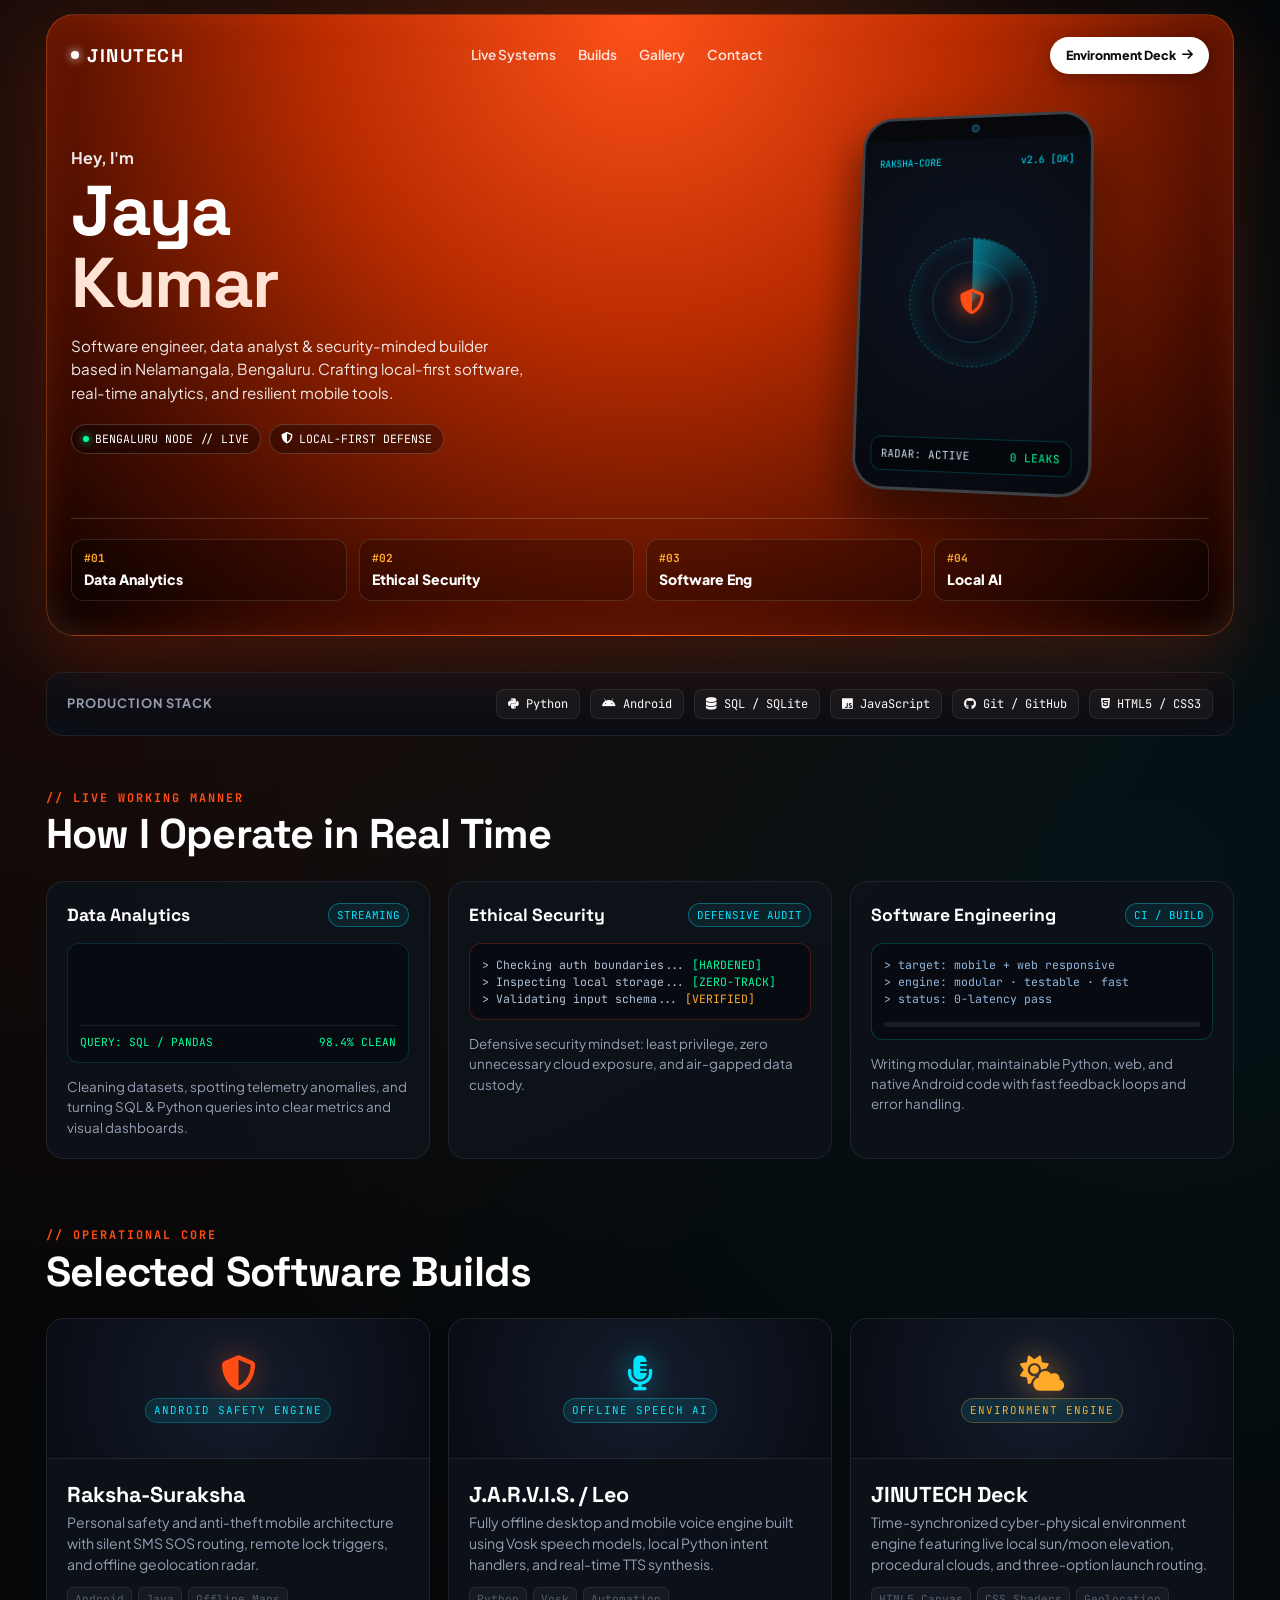
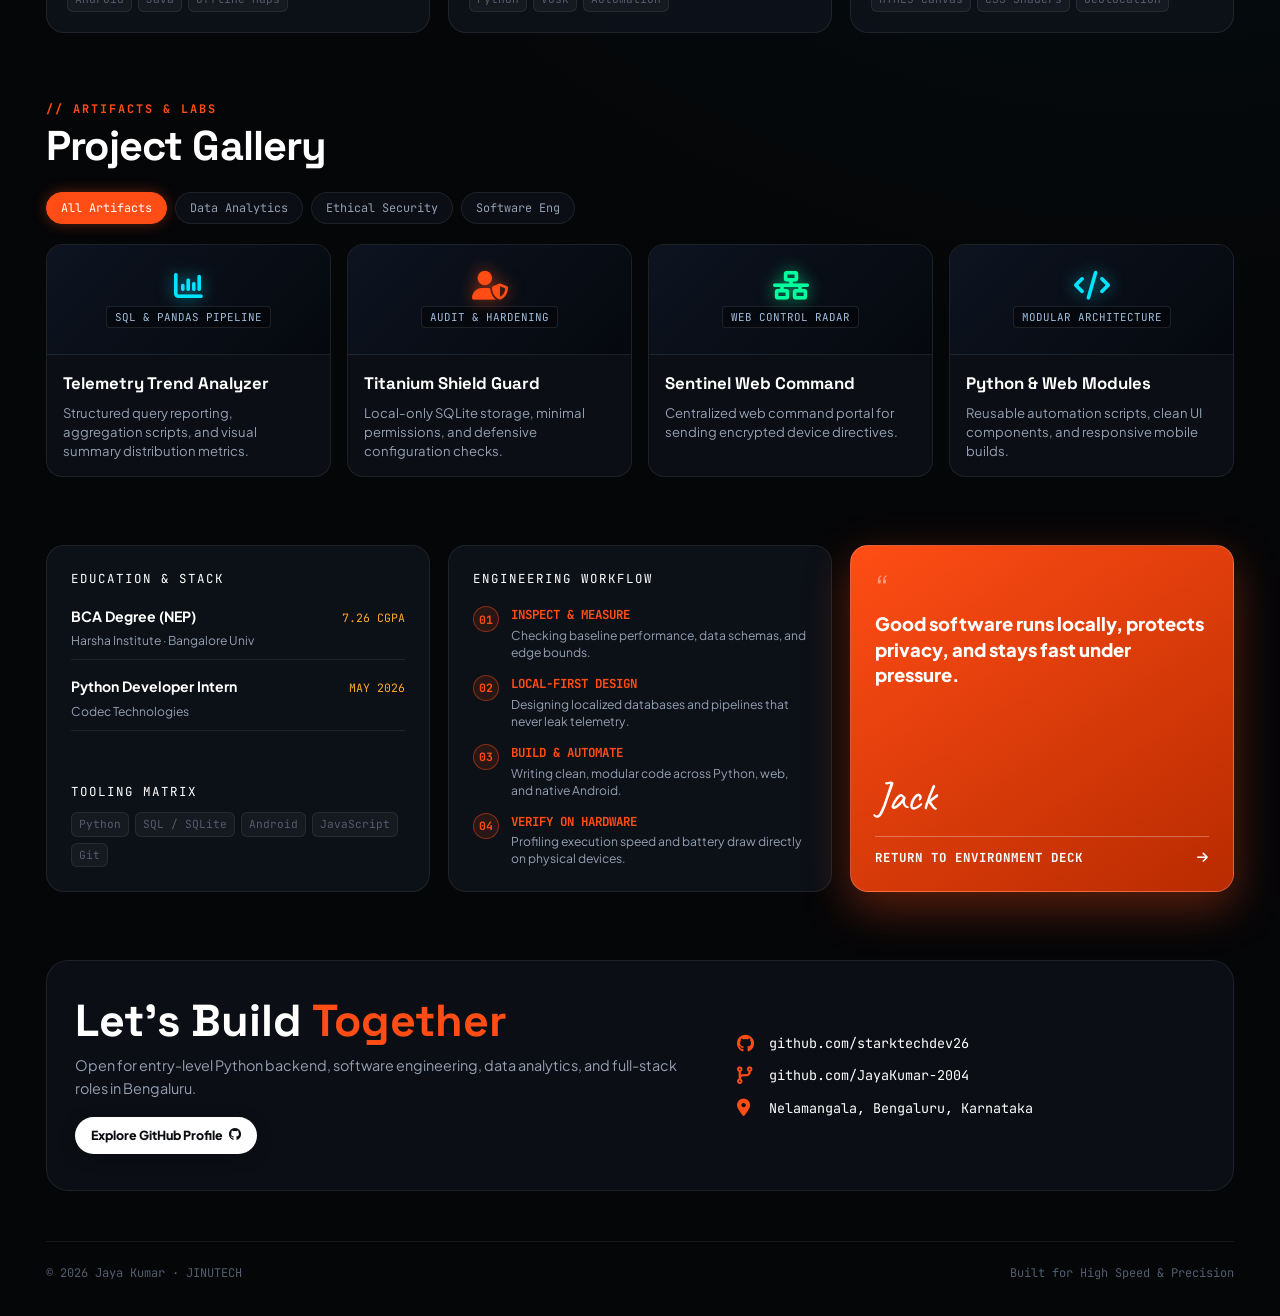
<file: portfolio.html>
<!DOCTYPE html>
<html lang="en">
<head>
    <meta charset="UTF-8">
    <meta name="viewport" content="width=device-width, initial-scale=1.0">
    <title>Jaya Kumar (Jack) — Systems, Security &amp; Analytics</title>
    <link rel="preconnect" href="https://fonts.googleapis.com">
    <link rel="preconnect" href="https://fonts.gstatic.com" crossorigin>
    <link href="https://fonts.googleapis.com/css2?family=Plus+Jakarta+Sans:wght@400;500;600;700;800;900&family=Space+Grotesk:wght@600;700&family=JetBrains+Mono:wght@500;700&family=Caveat:wght@600&display=swap" rel="stylesheet">
    <link rel="stylesheet" href="https://cdnjs.cloudflare.com/ajax/libs/font-awesome/6.5.0/css/all.min.css">
    <style>
        :root {
            --bg-void: #050608;
            --bg-surface: #0b0e14;
            --bg-card: rgba(14, 18, 26, 0.9);
            --sunset-hot: #ff4d15;
            --sunset-warm: #ff7e29;
            --sunset-amber: #ffaa2b;
            --neon-cyan: #00e5ff;
            --neon-green: #00ff9d;
            --text-pure: #ffffff;
            --text-secondary: #94a0b3;
            --text-muted: #535d6e;
            --border: rgba(255, 255, 255, 0.08);
            --border-glow: rgba(255, 77, 21, 0.45);
            --font-display: 'Space Grotesk', sans-serif;
            --font-body: 'Plus Jakarta Sans', sans-serif;
            --font-mono: 'JetBrains Mono', monospace;
            --font-script: 'Caveat', cursive;
        }

        * {
            margin: 0;
            padding: 0;
            box-sizing: border-box;
            -webkit-tap-highlight-color: transparent;
        }

        html {
            scroll-behavior: smooth;
        }

        body {
            background-color: var(--bg-void);
            color: var(--text-pure);
            font-family: var(--font-body);
            line-height: 1.5;
            overflow-x: hidden;
            background-image: 
                radial-gradient(circle at 10% 8%, rgba(255, 77, 21, 0.12) 0%, transparent 40%),
                radial-gradient(circle at 90% 30%, rgba(0, 229, 255, 0.06) 0%, transparent 45%);
        }

        a {
            color: inherit;
            text-decoration: none;
        }

        .ambient-glow {
            position: fixed;
            top: -120px;
            left: 50%;
            transform: translateX(-50%);
            width: min(100vw, 960px);
            height: 420px;
            background: radial-gradient(circle, rgba(255, 77, 21, 0.25) 0%, rgba(255, 126, 41, 0.08) 50%, transparent 75%);
            filter: blur(90px);
            z-index: 0;
            pointer-events: none;
        }

        .container {
            position: relative;
            z-index: 1;
            max-width: 1220px;
            margin: 0 auto;
            padding: 0 16px;
        }

        /* --- VISUAL STAGE HERO --- */
        .stage-wrapper {
            margin: 14px auto 36px;
        }

        .hero-banner {
            position: relative;
            background: radial-gradient(circle at 50% 0%, #ff521a 0%, #b82b00 38%, #470d00 74%, #120300 95%, #080a0e 100%);
            border-radius: 28px;
            padding: 22px 24px 34px;
            overflow: hidden;
            border: 1px solid rgba(255, 126, 41, 0.35);
            box-shadow: 0 25px 70px rgba(184, 43, 0, 0.28), inset 0 0 35px rgba(255, 82, 26, 0.2);
        }

        @media (max-width: 600px) {
            .hero-banner {
                padding: 18px 16px 28px;
                border-radius: 22px;
            }
        }

        .header-bar {
            display: flex;
            justify-content: space-between;
            align-items: center;
            position: relative;
            z-index: 10;
        }

        .brand-badge {
            font-family: var(--font-display);
            font-size: 1.15rem;
            font-weight: 700;
            letter-spacing: 1.5px;
            color: #fff;
            display: flex;
            align-items: center;
            gap: 8px;
        }

        .brand-badge .dot {
            width: 8px;
            height: 8px;
            border-radius: 50%;
            background: #fff;
            box-shadow: 0 0 10px #fff;
        }

        .nav-links {
            display: flex;
            gap: 22px;
            font-size: 0.85rem;
            font-weight: 600;
            color: rgba(255, 255, 255, 0.85);
        }

        .nav-links a:hover { color: #fff; }

        .btn-deck-trigger {
            background: #ffffff;
            color: #0b0d11;
            font-size: 0.78rem;
            font-weight: 800;
            padding: 9px 16px;
            border-radius: 999px;
            display: inline-flex;
            align-items: center;
            gap: 6px;
            transition: all 0.2s ease;
            box-shadow: 0 4px 16px rgba(0, 0, 0, 0.25);
            white-space: nowrap;
        }

        .btn-deck-trigger:hover {
            transform: translateY(-2px);
            box-shadow: 0 6px 20px rgba(255, 255, 255, 0.35);
        }

        @media (max-width: 768px) {
            .nav-links { display: none; }
        }

        /* Hero Split: Headline + Interactive 3D Phone Mockup */
        .hero-split {
            margin-top: 36px;
            display: grid;
            grid-template-columns: 1.15fr 0.85fr;
            align-items: center;
            gap: 24px;
        }

        @media (max-width: 900px) {
            .hero-split {
                grid-template-columns: 1fr;
                margin-top: 24px;
            }
        }

        .greeting-eyebrow {
            font-size: 1rem;
            font-weight: 700;
            color: rgba(255, 255, 255, 0.9);
            margin-bottom: 6px;
            display: block;
        }

        .hero-big-name {
            font-family: var(--font-display);
            font-size: clamp(2.5rem, 6.5vw, 4.4rem);
            font-weight: 700;
            line-height: 1.02;
            letter-spacing: -0.02em;
            color: #ffffff;
            margin-bottom: 14px;
            word-break: normal;
        }

        .hero-big-name span { color: #ffe4d6; }

        .hero-lead-text {
            font-size: 0.95rem;
            color: rgba(255, 255, 255, 0.9);
            line-height: 1.55;
            max-width: 460px;
            margin-bottom: 20px;
        }

        .hero-tag-pills {
            display: flex;
            flex-wrap: wrap;
            gap: 8px;
        }

        .hero-pill {
            font-family: var(--font-mono);
            font-size: 0.72rem;
            color: #fff;
            background: rgba(0, 0, 0, 0.35);
            border: 1px solid rgba(255, 255, 255, 0.18);
            padding: 5px 11px;
            border-radius: 999px;
            display: inline-flex;
            align-items: center;
            gap: 6px;
        }

        .hero-pill .p-dot {
            width: 6px;
            height: 6px;
            border-radius: 50%;
            background: var(--neon-green);
            box-shadow: 0 0 8px var(--neon-green);
        }

        /* 3D Mobile Phone Artifact in Hero */
        .hero-visual-col {
            display: flex;
            justify-content: center;
            align-items: center;
            perspective: 900px;
        }

        .phone-mockup-frame {
            position: relative;
            width: 240px;
            height: 380px;
            background: #0d1118;
            border-radius: 32px;
            border: 3px solid rgba(255, 255, 255, 0.2);
            box-shadow: 0 20px 50px rgba(0, 0, 0, 0.7), 0 0 30px rgba(255, 77, 21, 0.3);
            transform: rotateY(-12deg) rotateX(6deg);
            transition: transform 0.4s ease;
            overflow: hidden;
            display: flex;
            flex-direction: column;
        }

        .phone-mockup-frame:hover {
            transform: rotateY(0deg) rotateX(0deg) scale(1.03);
        }

        .phone-notch-bar {
            height: 22px;
            background: #06080c;
            display: flex;
            justify-content: center;
            align-items: center;
        }

        .phone-cam-dot {
            width: 8px;
            height: 8px;
            border-radius: 50%;
            background: #1a2230;
            border: 1px solid rgba(0, 229, 255, 0.4);
        }

        .phone-screen-content {
            flex: 1;
            padding: 16px;
            background: radial-gradient(circle at 50% 40%, #0e1522 0%, #06090e 100%);
            display: flex;
            flex-direction: column;
            justify-content: space-between;
            position: relative;
            overflow: hidden;
        }

        /* Mini Radar Sweep inside Phone Screen */
        .mini-radar-circle {
            position: relative;
            width: 130px;
            height: 130px;
            margin: 6px auto;
            border-radius: 50%;
            border: 1px dashed rgba(0, 229, 255, 0.35);
            display: flex;
            align-items: center;
            justify-content: center;
            box-shadow: inset 0 0 20px rgba(0, 229, 255, 0.1);
        }

        .mini-radar-circle::before {
            content: '';
            position: absolute;
            width: 80px;
            height: 80px;
            border-radius: 50%;
            border: 1px solid rgba(0, 229, 255, 0.2);
        }

        .mini-radar-sweep {
            position: absolute;
            inset: 0;
            border-radius: 50%;
            background: conic-gradient(from 0deg, rgba(0, 229, 255, 0.45) 0deg, transparent 65deg, transparent 360deg);
            animation: radarSpin 3s linear infinite;
        }

        @keyframes radarSpin {
            to { transform: rotate(360deg); }
        }

        .radar-center-shield {
            position: relative;
            z-index: 2;
            color: var(--sunset-hot);
            font-size: 1.6rem;
            filter: drop-shadow(0 0 10px var(--sunset-hot));
        }

        .phone-stat-row {
            background: rgba(0, 0, 0, 0.4);
            border: 1px solid rgba(0, 229, 255, 0.2);
            border-radius: 10px;
            padding: 8px 10px;
            font-family: var(--font-mono);
            font-size: 0.68rem;
            display: flex;
            justify-content: space-between;
            color: #d2e4f7;
        }

        /* 4-Column Mobile-Safe Pillars Strip */
        .pillar-strip {
            margin-top: 28px;
            padding-top: 20px;
            border-top: 1px solid rgba(255, 255, 255, 0.16);
            display: grid;
            grid-template-columns: repeat(4, 1fr);
            gap: 12px;
        }

        @media (max-width: 768px) {
            .pillar-strip {
                grid-template-columns: repeat(2, 1fr);
                gap: 14px;
            }
        }

        .pillar-card {
            background: rgba(0, 0, 0, 0.22);
            border: 1px solid rgba(255, 255, 255, 0.12);
            border-radius: 12px;
            padding: 10px 12px;
        }

        .pillar-idx {
            font-family: var(--font-mono);
            font-size: 0.7rem;
            color: var(--sunset-amber);
            margin-bottom: 2px;
            font-weight: 700;
        }

        .pillar-name {
            font-size: 0.88rem;
            font-weight: 800;
            color: #ffffff;
            white-space: normal;
            word-wrap: break-word;
        }

        /* --- STACK PILLS STRIP --- */
        .stack-bar {
            margin: 22px 0 54px;
            padding: 16px 20px;
            background: var(--bg-surface);
            border-radius: 16px;
            border: 1px solid var(--border);
            display: flex;
            flex-wrap: wrap;
            justify-content: space-between;
            align-items: center;
            gap: 14px;
        }

        .stack-title {
            font-size: 0.8rem;
            font-weight: 700;
            color: var(--text-secondary);
            text-transform: uppercase;
            letter-spacing: 1px;
        }

        .stack-pills {
            display: flex;
            flex-wrap: wrap;
            gap: 10px;
        }

        .pill-tag {
            font-family: var(--font-mono);
            font-size: 0.75rem;
            color: #fff;
            background: rgba(255, 255, 255, 0.04);
            border: 1px solid var(--border);
            padding: 5px 11px;
            border-radius: 8px;
            display: inline-flex;
            align-items: center;
            gap: 7px;
            transition: all 0.2s ease;
        }

        .pill-tag:hover {
            border-color: var(--sunset-hot);
            color: var(--sunset-hot);
            transform: translateY(-2px);
        }

        /* --- SECTION HEADERS --- */
        .sec-head { margin-bottom: 24px; }

        .sec-tag {
            font-family: var(--font-mono);
            font-size: 0.74rem;
            font-weight: 700;
            letter-spacing: 2px;
            text-transform: uppercase;
            color: var(--sunset-hot);
            margin-bottom: 4px;
            display: block;
        }

        .sec-title {
            font-family: var(--font-display);
            font-size: clamp(1.8rem, 4vw, 2.6rem);
            font-weight: 700;
            line-height: 1.1;
            letter-spacing: -0.02em;
        }

        /* --- LIVE WORKING MANNER CARDS --- */
        .live-labs-grid {
            display: grid;
            grid-template-columns: repeat(auto-fit, minmax(300px, 1fr));
            gap: 18px;
            margin-bottom: 68px;
        }

        .lab-card {
            background: var(--bg-card);
            border: 1px solid var(--border);
            border-radius: 18px;
            padding: 20px;
            display: flex;
            flex-direction: column;
            gap: 14px;
            position: relative;
            overflow: hidden;
            transition: all 0.3s ease;
        }

        .lab-card:hover {
            transform: translateY(-4px);
            border-color: var(--border-glow);
            box-shadow: 0 12px 30px rgba(0, 0, 0, 0.5), 0 0 20px rgba(255, 77, 21, 0.18);
        }

        .lab-top {
            display: flex;
            justify-content: space-between;
            align-items: center;
        }

        .lab-role {
            font-family: var(--font-display);
            font-size: 1.1rem;
            color: #fff;
        }

        .lab-pill {
            font-family: var(--font-mono);
            font-size: 0.68rem;
            padding: 3px 8px;
            border-radius: 999px;
            border: 1px solid rgba(0, 229, 255, 0.35);
            color: var(--neon-cyan);
            background: rgba(0, 229, 255, 0.08);
        }

        /* Analytics Canvas Visualizer */
        .analytics-visual-box {
            background: #070a10;
            border: 1px solid rgba(0, 229, 255, 0.16);
            border-radius: 12px;
            padding: 12px;
        }

        .chart-bars-wrap {
            display: flex;
            align-items: flex-end;
            gap: 7px;
            height: 70px;
            padding-bottom: 6px;
            border-bottom: 1px solid rgba(255, 255, 255, 0.08);
        }

        .c-bar {
            flex: 1;
            border-radius: 3px 3px 0 0;
            background: linear-gradient(180deg, var(--neon-cyan), rgba(0, 229, 255, 0.2));
            animation: barDance 2.6s ease-in-out infinite;
        }

        .c-bar:nth-child(2) { animation-delay: 0.3s; background: linear-gradient(180deg, var(--sunset-amber), rgba(255, 170, 43, 0.2)); }
        .c-bar:nth-child(3) { animation-delay: 0.6s; }
        .c-bar:nth-child(4) { animation-delay: 0.2s; background: linear-gradient(180deg, var(--neon-green), rgba(0, 255, 157, 0.2)); }
        .c-bar:nth-child(5) { animation-delay: 0.8s; }
        .c-bar:nth-child(6) { animation-delay: 0.4s; background: linear-gradient(180deg, var(--sunset-hot), rgba(255, 77, 21, 0.2)); }

        @keyframes barDance {
            0%, 100% { height: 28%; opacity: 0.7; }
            50% { height: 95%; opacity: 1; }
        }

        .analytics-subtext {
            margin-top: 8px;
            display: flex;
            justify-content: space-between;
            font-family: var(--font-mono);
            font-size: 0.7rem;
            color: var(--neon-green);
        }

        /* Security Radar & Scan Visualizer */
        .sec-visual-box {
            background: #070a10;
            border: 1px solid rgba(255, 77, 21, 0.25);
            border-radius: 12px;
            padding: 12px;
            position: relative;
            overflow: hidden;
        }

        .sec-scan-line {
            position: absolute;
            top: 0;
            left: -40%;
            width: 40%;
            height: 2px;
            background: linear-gradient(90deg, transparent, var(--sunset-hot), transparent);
            box-shadow: 0 0 10px var(--sunset-hot);
            animation: sweepScan 2.4s linear infinite;
        }

        @keyframes sweepScan {
            0% { transform: translateX(0); }
            100% { transform: translateX(380%); }
        }

        .sec-log-stream {
            font-family: var(--font-mono);
            font-size: 0.72rem;
            color: #b0c2d8;
            line-height: 1.5;
        }

        .sec-log-stream .ok { color: var(--neon-green); }
        .sec-log-stream .warn { color: var(--sunset-amber); }

        /* Software Engineer Pipeline Visualizer */
        .eng-visual-box {
            background: #070a10;
            border: 1px solid rgba(0, 255, 157, 0.2);
            border-radius: 12px;
            padding: 12px;
        }

        .eng-code-stream {
            font-family: var(--font-mono);
            font-size: 0.72rem;
            color: #92b7de;
            line-height: 1.5;
            min-height: 58px;
        }

        .eng-pipe-track {
            margin-top: 8px;
            height: 5px;
            border-radius: 999px;
            background: rgba(255, 255, 255, 0.08);
            overflow: hidden;
            position: relative;
        }

        .eng-pipe-runner {
            position: absolute;
            top: 0;
            left: -30%;
            width: 30%;
            height: 100%;
            background: linear-gradient(90deg, var(--sunset-hot), var(--neon-green));
            animation: flowPipe 2s ease-in-out infinite;
        }

        @keyframes flowPipe {
            0% { transform: translateX(0); }
            100% { transform: translateX(430%); }
        }

        .lab-desc {
            font-size: 0.84rem;
            color: var(--text-secondary);
            line-height: 1.5;
        }

        /* --- VISUAL SELECTED BUILDS (WITH SCHEMATIC PREVIEWS) --- */
        .builds-grid {
            display: grid;
            grid-template-columns: repeat(auto-fit, minmax(290px, 1fr));
            gap: 18px;
            margin-bottom: 68px;
        }

        .build-card {
            background: var(--bg-card);
            border: 1px solid var(--border);
            border-radius: 18px;
            overflow: hidden;
            display: flex;
            flex-direction: column;
            transition: all 0.3s cubic-bezier(0.16, 1, 0.3, 1);
            cursor: pointer;
        }

        .build-card:hover {
            transform: translateY(-5px);
            border-color: var(--border-glow);
            box-shadow: 0 16px 36px rgba(0, 0, 0, 0.6), 0 0 20px rgba(255, 77, 21, 0.2);
        }

        /* Visual Interactive Banner inside each Build Card */
        .build-card-graphic {
            height: 140px;
            background: radial-gradient(circle at 50% 50%, #151d2c 0%, #080c14 100%);
            border-bottom: 1px solid var(--border);
            display: flex;
            flex-direction: column;
            align-items: center;
            justify-content: center;
            position: relative;
            overflow: hidden;
        }

        .card-graphic-icon {
            font-size: 2.2rem;
            color: var(--sunset-hot);
            filter: drop-shadow(0 0 14px rgba(255, 77, 21, 0.5));
            transition: transform 0.3s ease;
        }

        .build-card:hover .card-graphic-icon {
            transform: scale(1.12);
        }

        .card-graphic-tag {
            font-family: var(--font-mono);
            font-size: 0.68rem;
            letter-spacing: 1px;
            color: var(--neon-cyan);
            margin-top: 8px;
            background: rgba(0, 229, 255, 0.1);
            border: 1px solid rgba(0, 229, 255, 0.25);
            padding: 3px 8px;
            border-radius: 999px;
        }

        .build-card-content {
            padding: 20px;
            display: flex;
            flex-direction: column;
            gap: 12px;
            flex: 1;
            justify-content: space-between;
        }

        .build-card-content h3 {
            font-family: var(--font-display);
            font-size: 1.35rem;
            color: #fff;
        }

        .build-card-content p {
            color: var(--text-secondary);
            font-size: 0.88rem;
            line-height: 1.5;
        }

        .build-pill-row {
            display: flex;
            flex-wrap: wrap;
            gap: 6px;
        }

        .build-pill {
            font-family: var(--font-mono);
            font-size: 0.7rem;
            color: var(--text-muted);
            background: rgba(255, 255, 255, 0.04);
            border: 1px solid var(--border);
            padding: 3px 7px;
            border-radius: 6px;
        }

        /* --- VISUAL ARTIFACTS GALLERY --- */
        .gallery-controls {
            display: flex;
            flex-wrap: wrap;
            gap: 8px;
            margin-bottom: 20px;
        }

        .gallery-filter-btn {
            background: var(--bg-surface);
            border: 1px solid var(--border);
            color: var(--text-secondary);
            padding: 7px 14px;
            border-radius: 999px;
            font-family: var(--font-mono);
            font-size: 0.74rem;
            cursor: pointer;
            transition: all 0.2s ease;
        }

        .gallery-filter-btn.active, .gallery-filter-btn:hover {
            background: var(--sunset-hot);
            border-color: var(--sunset-hot);
            color: #fff;
            box-shadow: 0 0 14px rgba(255, 77, 21, 0.35);
        }

        .gallery-grid {
            display: grid;
            grid-template-columns: repeat(auto-fill, minmax(260px, 1fr));
            gap: 16px;
            margin-bottom: 68px;
        }

        .gallery-item {
            background: var(--bg-surface);
            border: 1px solid var(--border);
            border-radius: 16px;
            overflow: hidden;
            display: flex;
            flex-direction: column;
            transition: all 0.25s ease;
        }

        .gallery-item.hidden { display: none; }

        .gallery-item:hover {
            border-color: var(--neon-cyan);
            transform: translateY(-4px);
            box-shadow: 0 10px 25px rgba(0, 0, 0, 0.5), 0 0 15px rgba(0, 229, 255, 0.15);
        }

        /* Live Canvas Visual Header for each Artifact */
        .artifact-preview-canvas {
            height: 110px;
            background: linear-gradient(135deg, #0d1420 0%, #05080e 100%);
            border-bottom: 1px solid var(--border);
            display: flex;
            flex-direction: column;
            align-items: center;
            justify-content: center;
            position: relative;
            gap: 6px;
        }

        .artifact-canvas-glow-icon {
            font-size: 1.8rem;
            color: var(--neon-cyan);
            filter: drop-shadow(0 0 8px rgba(0, 229, 255, 0.6));
        }

        .artifact-meta-strip {
            font-family: var(--font-mono);
            font-size: 0.68rem;
            color: #a0bedc;
            background: rgba(0, 0, 0, 0.4);
            padding: 2px 8px;
            border-radius: 4px;
            border: 1px solid rgba(255, 255, 255, 0.1);
        }

        .artifact-details {
            padding: 16px;
            display: flex;
            flex-direction: column;
            gap: 6px;
        }

        .artifact-details h4 {
            font-family: var(--font-display);
            font-size: 1.05rem;
            color: #fff;
        }

        .artifact-details p {
            color: var(--text-secondary);
            font-size: 0.82rem;
            line-height: 1.45;
        }

        /* --- EDUCATION, WORKFLOW & MANIFESTO --- */
        .editorial-trio {
            display: grid;
            grid-template-columns: 1fr 1fr 1fr;
            gap: 18px;
            margin-bottom: 68px;
        }

        @media (max-width: 900px) {
            .editorial-trio { grid-template-columns: 1fr; }
        }

        .trio-card {
            background: var(--bg-card);
            border: 1px solid var(--border);
            border-radius: 18px;
            padding: 24px;
            display: flex;
            flex-direction: column;
            justify-content: space-between;
        }

        .trio-label {
            font-family: var(--font-mono);
            font-size: 0.78rem;
            letter-spacing: 2px;
            text-transform: uppercase;
            color: var(--text-pure);
            margin-bottom: 18px;
            display: block;
        }

        .timeline-list {
            display: flex;
            flex-direction: column;
            gap: 16px;
            margin-bottom: 20px;
        }

        .timeline-row {
            display: flex;
            justify-content: space-between;
            align-items: baseline;
            border-bottom: 1px solid var(--border);
            padding-bottom: 8px;
            gap: 10px;
        }

        .timeline-row strong {
            display: block;
            font-size: 0.88rem;
            color: #fff;
        }

        .timeline-row span {
            font-size: 0.76rem;
            color: var(--text-secondary);
        }

        .timeline-row small {
            font-family: var(--font-mono);
            font-size: 0.72rem;
            color: var(--sunset-amber);
            white-space: nowrap;
        }

        .workflow-col {
            display: flex;
            flex-direction: column;
            gap: 14px;
        }

        .wf-node {
            display: flex;
            gap: 12px;
            align-items: flex-start;
        }

        .wf-num {
            width: 26px;
            height: 26px;
            border-radius: 50%;
            background: rgba(255, 77, 21, 0.12);
            border: 1px solid var(--border-glow);
            color: var(--sunset-hot);
            font-family: var(--font-mono);
            font-size: 0.72rem;
            font-weight: 700;
            display: flex;
            align-items: center;
            justify-content: center;
            flex-shrink: 0;
        }

        .wf-copy strong {
            display: block;
            font-family: var(--font-mono);
            font-size: 0.78rem;
            text-transform: uppercase;
            color: var(--sunset-hot);
            margin-bottom: 2px;
        }

        .wf-copy p {
            font-size: 0.76rem;
            color: var(--text-secondary);
            line-height: 1.4;
        }

        .manifesto-box {
            background: linear-gradient(145deg, #ff4d15, #b82b00);
            border: 1px solid rgba(255, 255, 255, 0.2);
            color: #ffffff;
            box-shadow: 0 16px 45px rgba(255, 77, 21, 0.35);
        }

        .quote-glyph {
            font-size: 2.2rem;
            opacity: 0.45;
            line-height: 1;
            margin-bottom: 6px;
        }

        .manifesto-text {
            font-size: 1.15rem;
            font-weight: 800;
            line-height: 1.4;
            margin-bottom: 20px;
        }

        .signature-text {
            font-family: var(--font-script);
            font-size: 2.6rem;
            line-height: 1;
            margin-bottom: 18px;
        }

        .deck-shortcut-btn {
            display: flex;
            justify-content: space-between;
            align-items: center;
            font-family: var(--font-mono);
            font-size: 0.78rem;
            font-weight: 700;
            letter-spacing: 1px;
            text-transform: uppercase;
            border-top: 1px solid rgba(255, 255, 255, 0.3);
            padding-top: 12px;
        }

        /* --- CONTACT DOCK --- */
        .contact-dock {
            background: var(--bg-surface);
            border: 1px solid var(--border);
            border-radius: 22px;
            padding: 36px 28px;
            display: grid;
            grid-template-columns: 1.15fr 0.85fr;
            gap: 28px;
            align-items: center;
            margin-bottom: 50px;
        }

        @media (max-width: 800px) {
            .contact-dock {
                grid-template-columns: 1fr;
                padding: 24px 18px;
            }
        }

        .contact-dock h2 {
            font-family: var(--font-display);
            font-size: clamp(2rem, 4vw, 2.8rem);
            font-weight: 700;
            line-height: 1.05;
            margin-bottom: 10px;
        }

        .contact-dock h2 span { color: var(--sunset-hot); }

        .contact-links {
            display: flex;
            flex-direction: column;
            gap: 12px;
        }

        .contact-row-link {
            display: flex;
            align-items: center;
            gap: 12px;
            font-family: var(--font-mono);
            font-size: 0.84rem;
            color: #fff;
            transition: color 0.2s ease;
        }

        .contact-row-link i {
            color: var(--sunset-hot);
            font-size: 1.1rem;
            width: 20px;
        }

        .contact-row-link:hover { color: var(--sunset-amber); }

        footer {
            border-top: 1px solid var(--border);
            padding: 22px 0 34px;
            display: flex;
            justify-content: space-between;
            align-items: center;
            font-family: var(--font-mono);
            font-size: 0.75rem;
            color: var(--text-muted);
        }

        @media (max-width: 600px) {
            footer {
                flex-direction: column;
                gap: 10px;
                text-align: center;
            }
        }
    </style>
</head>
<body>

    <div class="ambient-glow" aria-hidden="true"></div>

    <div class="container">

        <!-- --- SUNSET HERO STAGE (WITH 3D MOBILE ARTIFACT) --- -->
        <div class="stage-wrapper">
            <section class="hero-banner">
                <header class="header-bar">
                    <a href="index.html" class="brand-badge">
                        <span class="dot"></span> JINUTECH
                    </a>
                    <nav class="nav-links">
                        <a href="#live-work">Live Systems</a>
                        <a href="#builds">Builds</a>
                        <a href="#gallery">Gallery</a>
                        <a href="#contact">Contact</a>
                    </nav>
                    <a href="index.html" class="btn-deck-trigger">
                        <span>Environment Deck</span> <i class="fas fa-arrow-right"></i>
                    </a>
                </header>

                <div class="hero-split">
                    <!-- Text Info Column -->
                    <div>
                        <span class="greeting-eyebrow">Hey, I'm</span>
                        <h1 class="hero-big-name">
                            Jaya<br>
                            <span>Kumar</span>
                        </h1>
                        <p class="hero-lead-text">
                            Software engineer, data analyst &amp; security-minded builder based in Nelamangala, Bengaluru. Crafting local-first software, real-time analytics, and resilient mobile tools.
                        </p>
                        <div class="hero-tag-pills">
                            <span class="hero-pill"><span class="p-dot"></span> BENGALURU NODE // LIVE</span>
                            <span class="hero-pill"><i class="fas fa-shield-halved"></i> LOCAL-FIRST DEFENSE</span>
                        </div>
                    </div>

                    <!-- 3D Mobile Artifact Frame -->
                    <div class="hero-visual-col">
                        <div class="phone-mockup-frame">
                            <div class="phone-notch-bar">
                                <div class="phone-cam-dot"></div>
                            </div>
                            <div class="phone-screen-content">
                                <div style="display: flex; justify-content: space-between; font-family: var(--font-mono); font-size: 0.64rem; color: var(--neon-cyan);">
                                    <span>RAKSHA-CORE</span>
                                    <span>v2.6 [OK]</span>
                                </div>

                                <div class="mini-radar-circle">
                                    <div class="mini-radar-sweep"></div>
                                    <i class="fas fa-shield-halved radar-center-shield"></i>
                                </div>

                                <div class="phone-stat-row">
                                    <span>RADAR: ACTIVE</span>
                                    <span style="color: var(--neon-green);">0 LEAKS</span>
                                </div>
                            </div>
                        </div>
                    </div>
                </div>

                <!-- 4 Mobile-Safe Pillar Boxes -->
                <div class="pillar-strip">
                    <div class="pillar-card">
                        <div class="pillar-idx">#01</div>
                        <div class="pillar-name">Data Analytics</div>
                    </div>
                    <div class="pillar-card">
                        <div class="pillar-idx">#02</div>
                        <div class="pillar-name">Ethical Security</div>
                    </div>
                    <div class="pillar-card">
                        <div class="pillar-idx">#03</div>
                        <div class="pillar-name">Software Eng</div>
                    </div>
                    <div class="pillar-card">
                        <div class="pillar-idx">#04</div>
                        <div class="pillar-name">Local AI</div>
                    </div>
                </div>
            </section>
        </div>

        <!-- STACK BAR -->
        <div class="stack-bar">
            <span class="stack-title">Production Stack</span>
            <div class="stack-pills">
                <span class="pill-tag"><i class="fab fa-python"></i> Python</span>
                <span class="pill-tag"><i class="fab fa-android"></i> Android</span>
                <span class="pill-tag"><i class="fas fa-database"></i> SQL / SQLite</span>
                <span class="pill-tag"><i class="fab fa-js"></i> JavaScript</span>
                <span class="pill-tag"><i class="fab fa-github"></i> Git / GitHub</span>
                <span class="pill-tag"><i class="fab fa-html5"></i> HTML5 / CSS3</span>
            </div>
        </div>

        <!-- --- LIVE WORKING MANNER SECTION --- -->
        <section id="live-work">
            <div class="sec-head">
                <span class="sec-tag">// LIVE WORKING MANNER</span>
                <h2 class="sec-title">How I Operate in Real Time</h2>
            </div>

            <div class="live-labs-grid">
                <!-- 1. Data Analytics -->
                <article class="lab-card">
                    <div class="lab-top">
                        <h3 class="lab-role">Data Analytics</h3>
                        <span class="lab-pill">STREAMING</span>
                    </div>
                    <div class="analytics-visual-box">
                        <div class="chart-bars-wrap" aria-hidden="true">
                            <div class="c-bar"></div>
                            <div class="c-bar"></div>
                            <div class="c-bar"></div>
                            <div class="c-bar"></div>
                            <div class="c-bar"></div>
                            <div class="c-bar"></div>
                        </div>
                        <div class="analytics-subtext">
                            <span>QUERY: SQL / PANDAS</span>
                            <span id="metric-counter">98.4% CLEAN</span>
                        </div>
                    </div>
                    <p class="lab-desc">
                        Cleaning datasets, spotting telemetry anomalies, and turning SQL &amp; Python queries into clear metrics and visual dashboards.
                    </p>
                </article>

                <!-- 2. Ethical Security -->
                <article class="lab-card">
                    <div class="lab-top">
                        <h3 class="lab-role">Ethical Security</h3>
                        <span class="lab-pill">DEFENSIVE AUDIT</span>
                    </div>
                    <div class="sec-visual-box">
                        <div class="sec-scan-line" aria-hidden="true"></div>
                        <div class="sec-log-stream" id="sec-feed">
                            <div>&gt; Checking auth boundaries... <span class="ok">[HARDENED]</span></div>
                            <div>&gt; Inspecting local storage... <span class="ok">[ZERO-TRACK]</span></div>
                            <div>&gt; Validating input schema... <span class="warn">[VERIFIED]</span></div>
                        </div>
                    </div>
                    <p class="lab-desc">
                        Defensive security mindset: least privilege, zero unnecessary cloud exposure, and air-gapped data custody.
                    </p>
                </article>

                <!-- 3. Software Engineering -->
                <article class="lab-card">
                    <div class="lab-top">
                        <h3 class="lab-role">Software Engineering</h3>
                        <span class="lab-pill">CI / BUILD</span>
                    </div>
                    <div class="eng-visual-box">
                        <div class="eng-code-stream" id="code-feed">
                            <div>&gt; target: mobile + web responsive</div>
                            <div>&gt; engine: modular · testable · fast</div>
                            <div>&gt; status: 0-latency pass</div>
                        </div>
                        <div class="eng-pipe-track" aria-hidden="true">
                            <div class="eng-pipe-runner"></div>
                        </div>
                    </div>
                    <p class="lab-desc">
                        Writing modular, maintainable Python, web, and native Android code with fast feedback loops and error handling.
                    </p>
                </article>
            </div>
        </section>

        <!-- --- SELECTED BUILDS (WITH VISUAL PREVIEWS) --- -->
        <section id="builds">
            <div class="sec-head">
                <span class="sec-tag">// OPERATIONAL CORE</span>
                <h2 class="sec-title">Selected Software Builds</h2>
            </div>

            <div class="builds-grid">
                <!-- Build 1: Raksha-Suraksha -->
                <article class="build-card" onclick="handleCardNav('https://jayakumar-2004.github.io/Sentinel-Web-Command/')">
                    <div class="build-card-graphic">
                        <i class="fas fa-shield-halved card-graphic-icon"></i>
                        <span class="card-graphic-tag">ANDROID SAFETY ENGINE</span>
                    </div>
                    <div class="build-card-content">
                        <div>
                            <h3>Raksha-Suraksha</h3>
                            <p>Personal safety and anti-theft mobile architecture with silent SMS SOS routing, remote lock triggers, and offline geolocation radar.</p>
                        </div>
                        <div class="build-pill-row">
                            <span class="build-pill">Android</span>
                            <span class="build-pill">Java</span>
                            <span class="build-pill">Offline Maps</span>
                        </div>
                    </div>
                </article>

                <!-- Build 2: J.A.R.V.I.S. / Leo -->
                <article class="build-card" onclick="handleCardNav('#about')">
                    <div class="build-card-graphic">
                        <i class="fas fa-microphone-lines card-graphic-icon" style="color: var(--neon-cyan); filter: drop-shadow(0 0 14px rgba(0,229,255,0.5));"></i>
                        <span class="card-graphic-tag" style="border-color: rgba(0,229,255,0.3); color: var(--neon-cyan);">OFFLINE SPEECH AI</span>
                    </div>
                    <div class="build-card-content">
                        <div>
                            <h3>J.A.R.V.I.S. / Leo</h3>
                            <p>Fully offline desktop and mobile voice engine built using Vosk speech models, local Python intent handlers, and real-time TTS synthesis.</p>
                        </div>
                        <div class="build-pill-row">
                            <span class="build-pill">Python</span>
                            <span class="build-pill">Vosk</span>
                            <span class="build-pill">Automation</span>
                        </div>
                    </div>
                </article>

                <!-- Build 3: JINUTECH Deck -->
                <article class="build-card" onclick="handleCardNav('index.html')">
                    <div class="build-card-graphic">
                        <i class="fas fa-cloud-sun card-graphic-icon" style="color: var(--sunset-amber); filter: drop-shadow(0 0 14px rgba(255,170,43,0.5));"></i>
                        <span class="card-graphic-tag" style="border-color: rgba(255,170,43,0.3); color: var(--sunset-amber);">ENVIRONMENT ENGINE</span>
                    </div>
                    <div class="build-card-content">
                        <div>
                            <h3>JINUTECH Deck</h3>
                            <p>Time-synchronized cyber-physical environment engine featuring live local sun/moon elevation, procedural clouds, and three-option launch routing.</p>
                        </div>
                        <div class="build-pill-row">
                            <span class="build-pill">HTML5 Canvas</span>
                            <span class="build-pill">CSS Shaders</span>
                            <span class="build-pill">Geolocation</span>
                        </div>
                    </div>
                </article>
            </div>
        </section>

        <!-- --- ARTIFACTS GALLERY --- -->
        <section id="gallery">
            <div class="sec-head">
                <span class="sec-tag">// ARTIFACTS &amp; LABS</span>
                <h2 class="sec-title">Project Gallery</h2>
            </div>

            <div class="gallery-controls">
                <button class="gallery-filter-btn active" onclick="filterGallery('all', this)">All Artifacts</button>
                <button class="gallery-filter-btn" onclick="filterGallery('analytics', this)">Data Analytics</button>
                <button class="gallery-filter-btn" onclick="filterGallery('security', this)">Ethical Security</button>
                <button class="gallery-filter-btn" onclick="filterGallery('engineering', this)">Software Eng</button>
            </div>

            <div class="gallery-grid">
                <!-- Gallery 1 -->
                <div class="gallery-item" data-category="analytics">
                    <div class="artifact-preview-canvas">
                        <i class="fas fa-chart-column artifact-canvas-glow-icon"></i>
                        <span class="artifact-meta-strip">SQL &amp; PANDAS PIPELINE</span>
                    </div>
                    <div class="artifact-details">
                        <h4>Telemetry Trend Analyzer</h4>
                        <p>Structured query reporting, aggregation scripts, and visual summary distribution metrics.</p>
                    </div>
                </div>

                <!-- Gallery 2 -->
                <div class="gallery-item" data-category="security">
                    <div class="artifact-preview-canvas">
                        <i class="fas fa-user-shield artifact-canvas-glow-icon" style="color: var(--sunset-hot); filter: drop-shadow(0 0 8px rgba(255,77,21,0.6));"></i>
                        <span class="artifact-meta-strip">AUDIT &amp; HARDENING</span>
                    </div>
                    <div class="artifact-details">
                        <h4>Titanium Shield Guard</h4>
                        <p>Local-only SQLite storage, minimal permissions, and defensive configuration checks.</p>
                    </div>
                </div>

                <!-- Gallery 3 -->
                <div class="gallery-item" data-category="engineering">
                    <div class="artifact-preview-canvas">
                        <i class="fas fa-network-wired artifact-canvas-glow-icon" style="color: var(--neon-green); filter: drop-shadow(0 0 8px rgba(0,255,157,0.6));"></i>
                        <span class="artifact-meta-strip">WEB CONTROL RADAR</span>
                    </div>
                    <div class="artifact-details">
                        <h4>Sentinel Web Command</h4>
                        <p>Centralized web command portal for sending encrypted device directives.</p>
                    </div>
                </div>

                <!-- Gallery 4 -->
                <div class="gallery-item" data-category="engineering">
                    <div class="artifact-preview-canvas">
                        <i class="fas fa-code artifact-canvas-glow-icon"></i>
                        <span class="artifact-meta-strip">MODULAR ARCHITECTURE</span>
                    </div>
                    <div class="artifact-details">
                        <h4>Python &amp; Web Modules</h4>
                        <p>Reusable automation scripts, clean UI components, and responsive mobile builds.</p>
                    </div>
                </div>
            </div>
        </section>

        <!-- --- EDUCATION, WORKFLOW & SIGNATURE --- -->
        <section id="about">
            <div class="editorial-trio">
                <div class="trio-card">
                    <div>
                        <span class="trio-label">Education &amp; Stack</span>
                        <div class="timeline-list">
                            <div class="timeline-row">
                                <div>
                                    <strong>BCA Degree (NEP)</strong>
                                    <span>Harsha Institute · Bangalore Univ</span>
                                </div>
                                <small>7.26 CGPA</small>
                            </div>
                            <div class="timeline-row">
                                <div>
                                    <strong>Python Developer Intern</strong>
                                    <span>Codec Technologies</span>
                                </div>
                                <small>MAY 2026</small>
                            </div>
                        </div>
                    </div>
                    <div>
                        <span class="trio-label" style="margin-bottom: 10px;">Tooling Matrix</span>
                        <div class="build-pill-row">
                            <span class="build-pill">Python</span>
                            <span class="build-pill">SQL / SQLite</span>
                            <span class="build-pill">Android</span>
                            <span class="build-pill">JavaScript</span>
                            <span class="build-pill">Git</span>
                        </div>
                    </div>
                </div>

                <div class="trio-card">
                    <span class="trio-label">Engineering Workflow</span>
                    <div class="workflow-col">
                        <div class="wf-node">
                            <div class="wf-num">01</div>
                            <div class="wf-copy">
                                <strong>Inspect &amp; Measure</strong>
                                <p>Checking baseline performance, data schemas, and edge bounds.</p>
                            </div>
                        </div>
                        <div class="wf-node">
                            <div class="wf-num">02</div>
                            <div class="wf-copy">
                                <strong>Local-First Design</strong>
                                <p>Designing localized databases and pipelines that never leak telemetry.</p>
                            </div>
                        </div>
                        <div class="wf-node">
                            <div class="wf-num">03</div>
                            <div class="wf-copy">
                                <strong>Build &amp; Automate</strong>
                                <p>Writing clean, modular code across Python, web, and native Android.</p>
                            </div>
                        </div>
                        <div class="wf-node">
                            <div class="wf-num">04</div>
                            <div class="wf-copy">
                                <strong>Verify on Hardware</strong>
                                <p>Profiling execution speed and battery draw directly on physical devices.</p>
                            </div>
                        </div>
                    </div>
                </div>

                <div class="trio-card manifesto-box">
                    <div>
                        <div class="quote-glyph">“</div>
                        <div class="manifesto-text">
                            Good software runs locally, protects privacy, and stays fast under pressure.
                        </div>
                    </div>
                    <div>
                        <div class="signature-text">Jack</div>
                        <a href="index.html" class="deck-shortcut-btn">
                            <span>Return to Environment Deck</span>
                            <i class="fas fa-arrow-right"></i>
                        </a>
                    </div>
                </div>
            </div>
        </section>

        <!-- --- CONTACT DOCK --- -->
        <section id="contact">
            <div class="contact-dock">
                <div>
                    <h2>Let's Build <span>Together</span></h2>
                    <p style="color: var(--text-secondary); font-size: 0.9rem; line-height: 1.55; margin-bottom: 18px;">
                        Open for entry-level Python backend, software engineering, data analytics, and full-stack roles in Bengaluru.
                    </p>
                    <a href="https://github.com/starktechdev26" target="_blank" rel="noopener" class="btn-deck-trigger">
                        <span>Explore GitHub Profile</span> <i class="fab fa-github"></i>
                    </a>
                </div>

                <div class="contact-links">
                    <a href="https://github.com/starktechdev26" target="_blank" rel="noopener" class="contact-row-link">
                        <i class="fab fa-github"></i>
                        <span>github.com/starktechdev26</span>
                    </a>
                    <a href="https://github.com/JayaKumar-2004" target="_blank" rel="noopener" class="contact-row-link">
                        <i class="fas fa-code-branch"></i>
                        <span>github.com/JayaKumar-2004</span>
                    </a>
                    <div class="contact-row-link">
                        <i class="fas fa-location-dot"></i>
                        <span>Nelamangala, Bengaluru, Karnataka</span>
                    </div>
                </div>
            </div>
        </section>

        <footer>
            <div>© 2026 Jaya Kumar · JINUTECH</div>
            <div>Built for High Speed &amp; Precision</div>
        </footer>

    </div>

    <script>
        // Live stream updater for lab monitors
        const metrics = ["98.4% CLEAN", "1.2k ROWS/S", "99.1% VALID", "0 NULL LEAKS"];
        const secSteps = [
            '<div>&gt; Auditing session &amp; token scope... <span class="ok">[PASS]</span></div><div>&gt; Verifying local SQLite isolation... <span class="ok">[LOCKED]</span></div><div>&gt; Checking exposed endpoints... <span class="ok">[MINIMAL]</span></div>',
            '<div>&gt; Simulating input edge cases... <span class="warn">[HANDLED]</span></div><div>&gt; Reviewing permission boundaries... <span class="ok">[SCOPED]</span></div><div>&gt; Telemetry privacy check... <span class="ok">[LOCAL-ONLY]</span></div>'
        ];
        const engSteps = [
            '<div>&gt; step 1: parse &amp; validate payload</div><div>&gt; step 2: update reactive UI state</div><div>&gt; step 3: zero-lag render check</div>',
            '<div>&gt; step 1: query indexed dataset</div><div>&gt; step 2: compute summary metrics</div><div>&gt; step 3: commit clean patch</div>'
        ];

        let tick = 0;
        setInterval(() => {
            tick++;
            const mEl = document.getElementById("metric-counter");
            const sEl = document.getElementById("sec-feed");
            const eEl = document.getElementById("code-feed");
            if (mEl) mEl.textContent = metrics[tick % metrics.length];
            if (sEl) sEl.innerHTML = secSteps[tick % secSteps.length];
            if (eEl) eEl.innerHTML = engSteps[tick % engSteps.length];
        }, 2600);

        function filterGallery(category, btn) {
            document.querySelectorAll(".gallery-filter-btn").forEach(b => b.classList.remove("active"));
            btn.classList.add("active");

            const items = document.querySelectorAll(".gallery-item");
            items.forEach(item => {
                if (category === "all" || item.getAttribute("data-category") === category) {
                    item.classList.remove("hidden");
                } else {
                    item.classList.add("hidden");
                }
            });
        }

        function handleCardNav(targetUrl) {
            if (targetUrl.startsWith("#")) {
                const el = document.querySelector(targetUrl);
                if (el) el.scrollIntoView({ behavior: "smooth" });
            } else if (targetUrl.startsWith("http")) {
                window.open(targetUrl, "_blank", "noopener,noreferrer");
            } else {
                window.location.href = targetUrl;
            }
        }
    </script>
</body>
</html>
</file>
